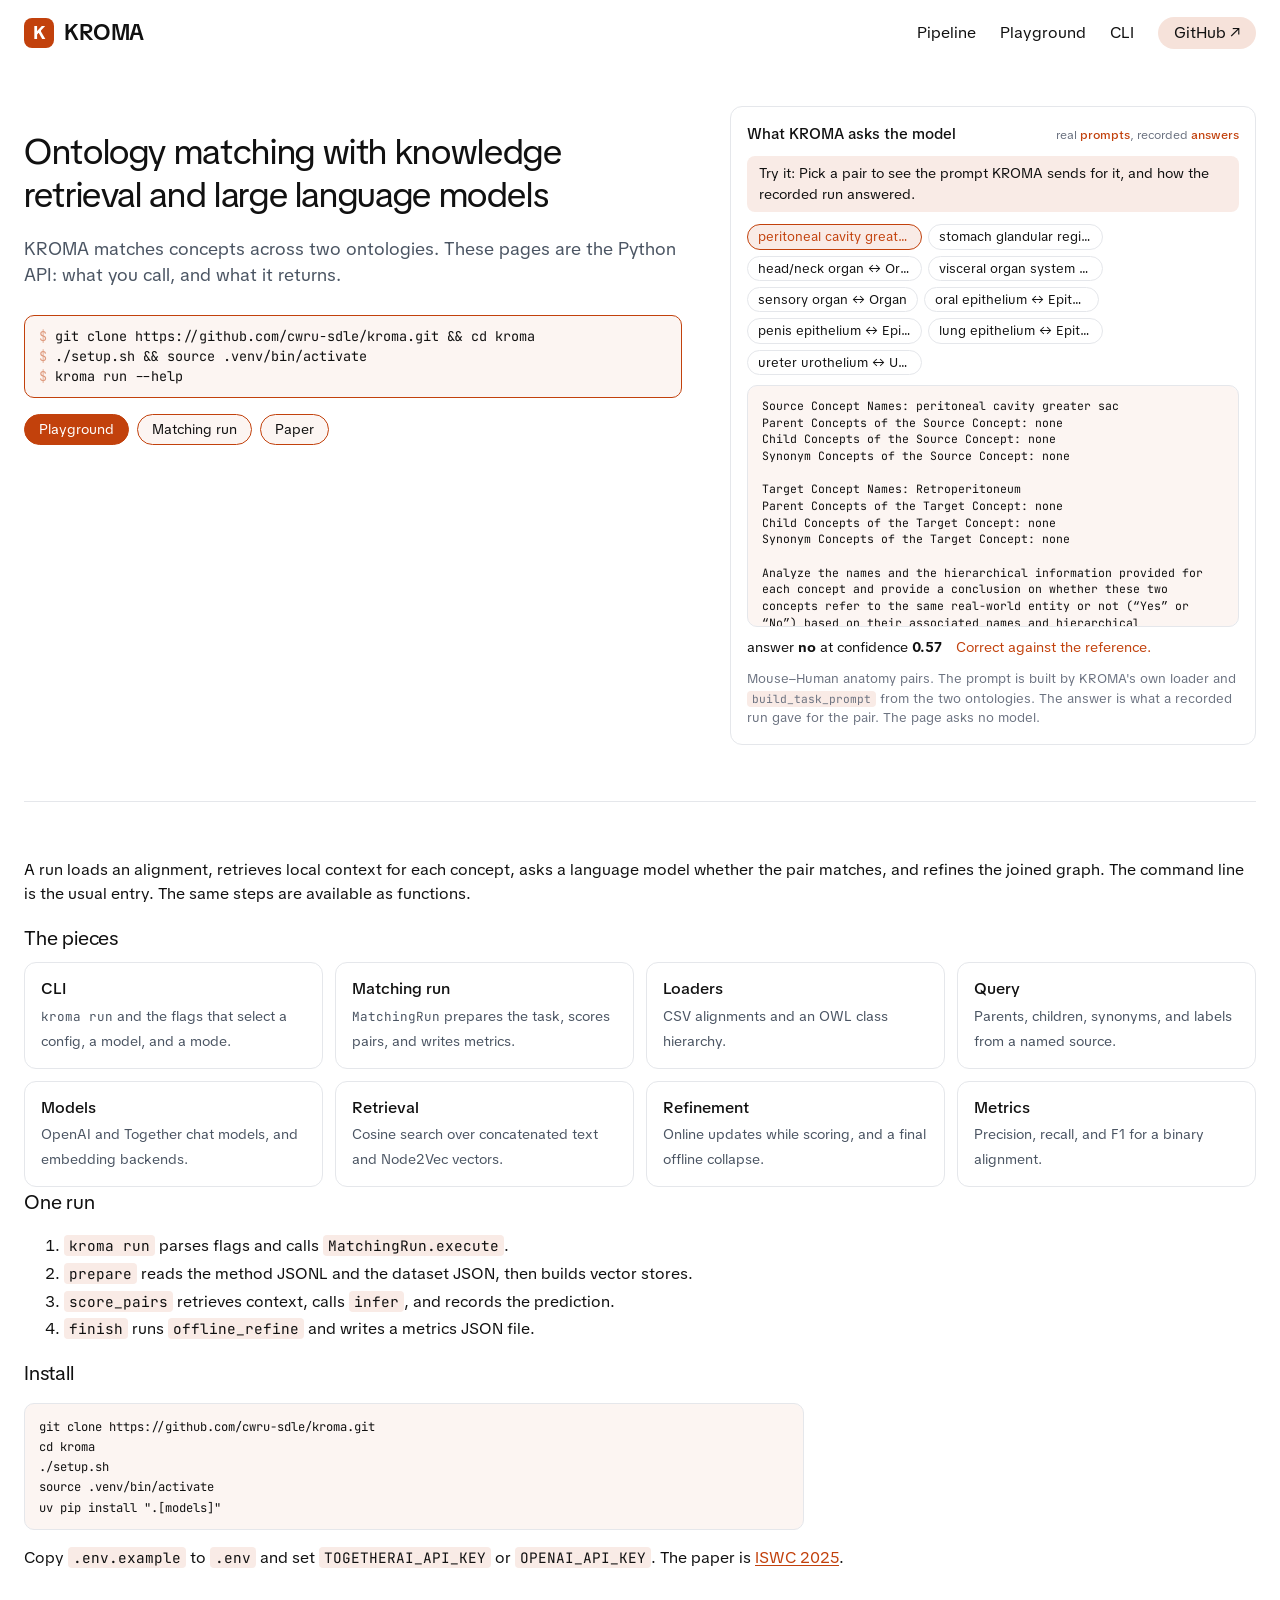
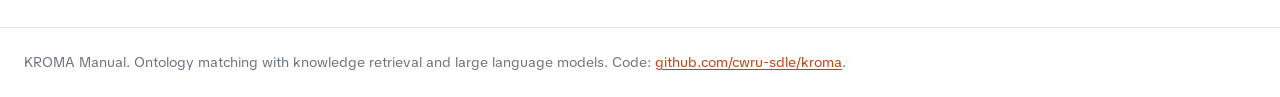
<file: index.html>
<!DOCTYPE html>
<html lang="en">
<head>
<meta charset="utf-8">
<meta name="viewport" content="width=device-width, initial-scale=1">
<link rel="preconnect" href="https://fonts.googleapis.com">
<link rel="preconnect" href="https://fonts.gstatic.com" crossorigin>
<link href="https://fonts.googleapis.com/css2?family=TikTok+Sans:wght@400;500;600;700&family=JetBrains+Mono:wght@400;500&display=swap" rel="stylesheet">
<link rel="icon" href="favicon.svg" type="image/svg+xml">
<link rel="stylesheet" href="style.css">
<title>KROMA — ontology matching with knowledge retrieval and LLMs</title>
<meta name="description" content="The KROMA Python API: the command line, the matching run, retrieval, models, and refinement.">
</head>
<body>
<a class="skip" href="#content">Skip to content</a>
<input id="nav-toggle" class="nav-toggle" type="checkbox">
<header class="site">
  <a class="logo" href="index.html"><span class="logo-mark">K</span><span>KROMA</span></a>
  <nav class="site" aria-label="Site">
    <a href="pipeline.html">Pipeline</a>
    <a href="playground.html">Playground</a>
    <a href="cli.html">CLI</a>
    <label class="nav-button" for="nav-toggle">Menu</label>
    <a href="https://github.com/cwru-sdle/kroma" class="pill">GitHub ↗</a>
  </nav>
</header>
<main class="wrap" id="content" style="max-width:1280px">
<section class="hero">
  <div>
    <h1>Ontology matching with knowledge retrieval and large language models</h1>
    <p class="lede">KROMA matches concepts across two ontologies. These pages are the Python API: what you call, and what it returns.</p>
    <pre class="install"><span class="prompt">$ </span>git clone https://github.com/cwru-sdle/kroma.git &amp;&amp; cd kroma
<span class="prompt">$ </span>./setup.sh &amp;&amp; source .venv/bin/activate
<span class="prompt">$ </span>kroma run --help</pre>
    <div class="actions">
      <a class="btn solid" href="playground.html">Playground</a>
      <a class="btn" href="pipeline.html">Matching run</a>
      <a class="btn" href="https://arxiv.org/abs/2507.14032">Paper</a>
    </div>
  </div>
  <div class="demo-card" id="demo">
    <div class="head"><h3>What KROMA asks the model</h3><span class="tag">real <b>prompts</b>, recorded <b>answers</b></span></div>
    <p class="try">Try it: Pick a pair to see the prompt KROMA sends for it, and how the recorded run answered.</p>
    <div class="tabs" id="tabs" role="tablist"></div>
    <pre class="prompt-box" id="prompt"></pre>
    <div class="verdict-row" id="verdict"></div>
    <p class="note">Mouse–Human anatomy pairs. The prompt is built by KROMA's own loader and <code>build_task_prompt</code> from the two ontologies. The answer is what a recorded run gave for the pair. The page asks no model.</p>
  </div>
</section>
<section class="block"><div class="prose-home">

<p>A run loads an alignment, retrieves local context for each concept, asks a language model whether the pair matches, and refines the joined graph. The command line is the usual entry. The same steps are available as functions.</p>
<h2 id="the-pieces">The pieces</h2>
<div class="cards">
<a class="card" href="cli.html"><strong>CLI</strong><span><code>kroma run</code> and the flags that select a config, a model, and a mode.</span></a>
<a class="card" href="pipeline.html"><strong>Matching run</strong><span><code>MatchingRun</code> prepares the task, scores pairs, and writes metrics.</span></a>
<a class="card" href="loaders.html"><strong>Loaders</strong><span>CSV alignments and an OWL class hierarchy.</span></a>
<a class="card" href="query.html"><strong>Query</strong><span>Parents, children, synonyms, and labels from a named source.</span></a>
<a class="card" href="models.html"><strong>Models</strong><span>OpenAI and Together chat models, and embedding backends.</span></a>
<a class="card" href="retrieval.html"><strong>Retrieval</strong><span>Cosine search over concatenated text and Node2Vec vectors.</span></a>
<a class="card" href="refinement.html"><strong>Refinement</strong><span>Online updates while scoring, and a final offline collapse.</span></a>
<a class="card" href="metrics.html"><strong>Metrics</strong><span>Precision, recall, and F1 for a binary alignment.</span></a>
</div>
<h2 id="one-run">One run</h2>
<ol>
<li><code>kroma run</code> parses flags and calls <code>MatchingRun.execute</code>.</li>
<li><code>prepare</code> reads the method JSONL and the dataset JSON, then builds vector stores.</li>
<li><code>score_pairs</code> retrieves context, calls <code>infer</code>, and records the prediction.</li>
<li><code>finish</code> runs <code>offline_refine</code> and writes a metrics JSON file.</li>
</ol>
<h2 id="install">Install</h2>
<pre><code>git clone https://github.com/cwru-sdle/kroma.git
cd kroma
./setup.sh
source .venv/bin/activate
uv pip install ".[models]"</code></pre>
<p>Copy <code>.env.example</code> to <code>.env</code> and set <code>TOGETHERAI_API_KEY</code> or <code>OPENAI_API_KEY</code>. The paper is <a href="https://arxiv.org/abs/2507.14032">ISWC 2025</a>.</p>
</div></section>
<script src="demo.js"></script>
</main>
<footer class="site">KROMA Manual. Ontology matching with knowledge retrieval and large language models. Code: <a href="https://github.com/cwru-sdle/kroma">github.com/cwru-sdle/kroma</a>.</footer>
</body>
</html>
</file>
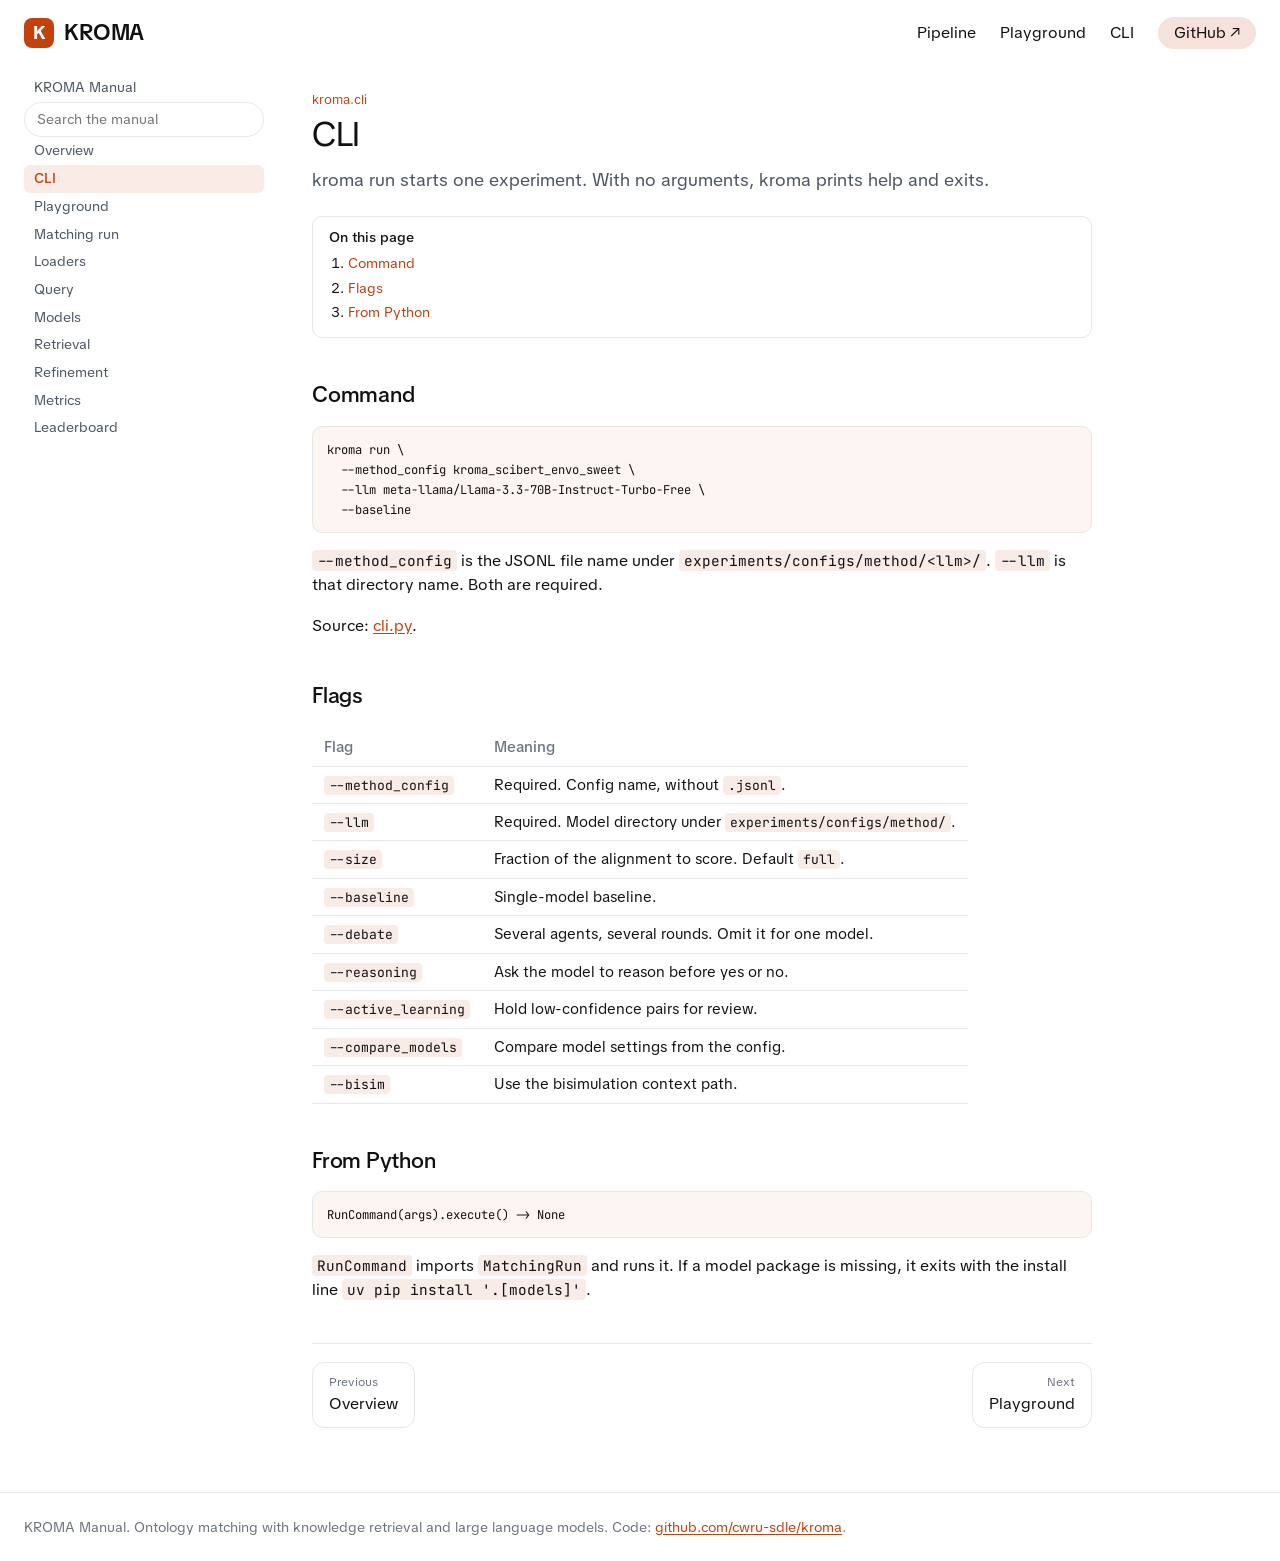
<file: cli.html>
<!DOCTYPE html>
<html lang="en">
<head>
<meta charset="utf-8">
<meta name="viewport" content="width=device-width, initial-scale=1">
<title>CLI — KROMA Manual</title>
<meta name="description" content="The kroma command and the flags for one matching experiment.">
<link rel="preconnect" href="https://fonts.googleapis.com">
<link rel="preconnect" href="https://fonts.gstatic.com" crossorigin>
<link href="https://fonts.googleapis.com/css2?family=TikTok+Sans:wght@400;500;600;700&family=JetBrains+Mono:wght@400;500&display=swap" rel="stylesheet">
<link rel="icon" href="favicon.svg" type="image/svg+xml">
<link rel="stylesheet" href="style.css">
</head>
<body>
<a class="skip" href="#content">Skip to content</a>
<header class="site">
  <a class="logo" href="index.html"><span class="logo-mark">K</span><span>KROMA</span></a>
  <nav class="site" aria-label="Site">
    <a href="pipeline.html">Pipeline</a>
    <a href="playground.html">Playground</a>
    <a href="cli.html">CLI</a>
    <label class="nav-button" for="nav-toggle">Menu</label>
    <a href="https://github.com/cwru-sdle/kroma" class="pill">GitHub ↗</a>
  </nav>
</header>
<input id="nav-toggle" class="nav-toggle" type="checkbox">
<div class="layout">
<nav class="nav" aria-label="Manual pages">
<a class="brand-desk" href="index.html">KROMA Manual</a><input class="search" id="q" type="search" placeholder="Search the manual" autocomplete="off"><ul id="results" hidden></ul><a href="index.html">Overview</a><a href="cli.html" aria-current="page">CLI</a><a href="playground.html">Playground</a><a href="pipeline.html">Matching run</a><a href="loaders.html">Loaders</a><a href="query.html">Query</a><a href="models.html">Models</a><a href="retrieval.html">Retrieval</a><a href="refinement.html">Refinement</a><a href="metrics.html">Metrics</a><a href="leaderboard.html">Leaderboard</a>
</nav>
<main id="content">
<p class="kicker">kroma.cli</p>
<h1>CLI</h1>
<p class="lede">kroma run starts one experiment. With no arguments, kroma prints help and exits.</p>

<nav class="toc" aria-label="On this page"><strong>On this page</strong><ol><li><a href="#command">Command</a></li><li><a href="#flags">Flags</a></li><li><a href="#from-python">From Python</a></li></ol></nav>
<h2 id="command">Command</h2>
<pre><code>kroma run \
  --method_config kroma_scibert_envo_sweet \
  --llm meta-llama/Llama-3.3-70B-Instruct-Turbo-Free \
  --baseline</code></pre>
<p><code>--method_config</code> is the JSONL file name under <code>experiments/configs/method/&lt;llm&gt;/</code>. <code>--llm</code> is that directory name. Both are required.</p>
<p>Source: <a href="https://github.com/cwru-sdle/kroma/blob/main/src/kroma/cli.py">cli.py</a>.</p>
<h2 id="flags">Flags</h2>
<table><thead><tr><th scope="col">Flag</th><th scope="col">Meaning</th></tr></thead><tbody>
<tr><td><code>--method_config</code></td><td>Required. Config name, without <code>.jsonl</code>.</td></tr>
<tr><td><code>--llm</code></td><td>Required. Model directory under <code>experiments/configs/method/</code>.</td></tr>
<tr><td><code>--size</code></td><td>Fraction of the alignment to score. Default <code>full</code>.</td></tr>
<tr><td><code>--baseline</code></td><td>Single-model baseline.</td></tr>
<tr><td><code>--debate</code></td><td>Several agents, several rounds. Omit it for one model.</td></tr>
<tr><td><code>--reasoning</code></td><td>Ask the model to reason before yes or no.</td></tr>
<tr><td><code>--active_learning</code></td><td>Hold low-confidence pairs for review.</td></tr>
<tr><td><code>--compare_models</code></td><td>Compare model settings from the config.</td></tr>
<tr><td><code>--bisim</code></td><td>Use the bisimulation context path.</td></tr>
</tbody></table>
<h2 id="from-python">From Python</h2>
<pre><code>RunCommand(args).execute() -&gt; None</code></pre>
<p><code>RunCommand</code> imports <code>MatchingRun</code> and runs it. If a model package is missing, it exits with the install line <code>uv pip install '.[models]'</code>.</p>

<nav class="pager" aria-label="Pages"><a class="prev" href="index.html"><span>Previous</span>Overview</a><a class="next" href="playground.html"><span>Next</span>Playground</a></nav>
</main>
</div>
<footer class="site">KROMA Manual. Ontology matching with knowledge retrieval and large language models. Code: <a href="https://github.com/cwru-sdle/kroma">github.com/cwru-sdle/kroma</a>.</footer>
<script src="search.js"></script>
</body>
</html>
</file>
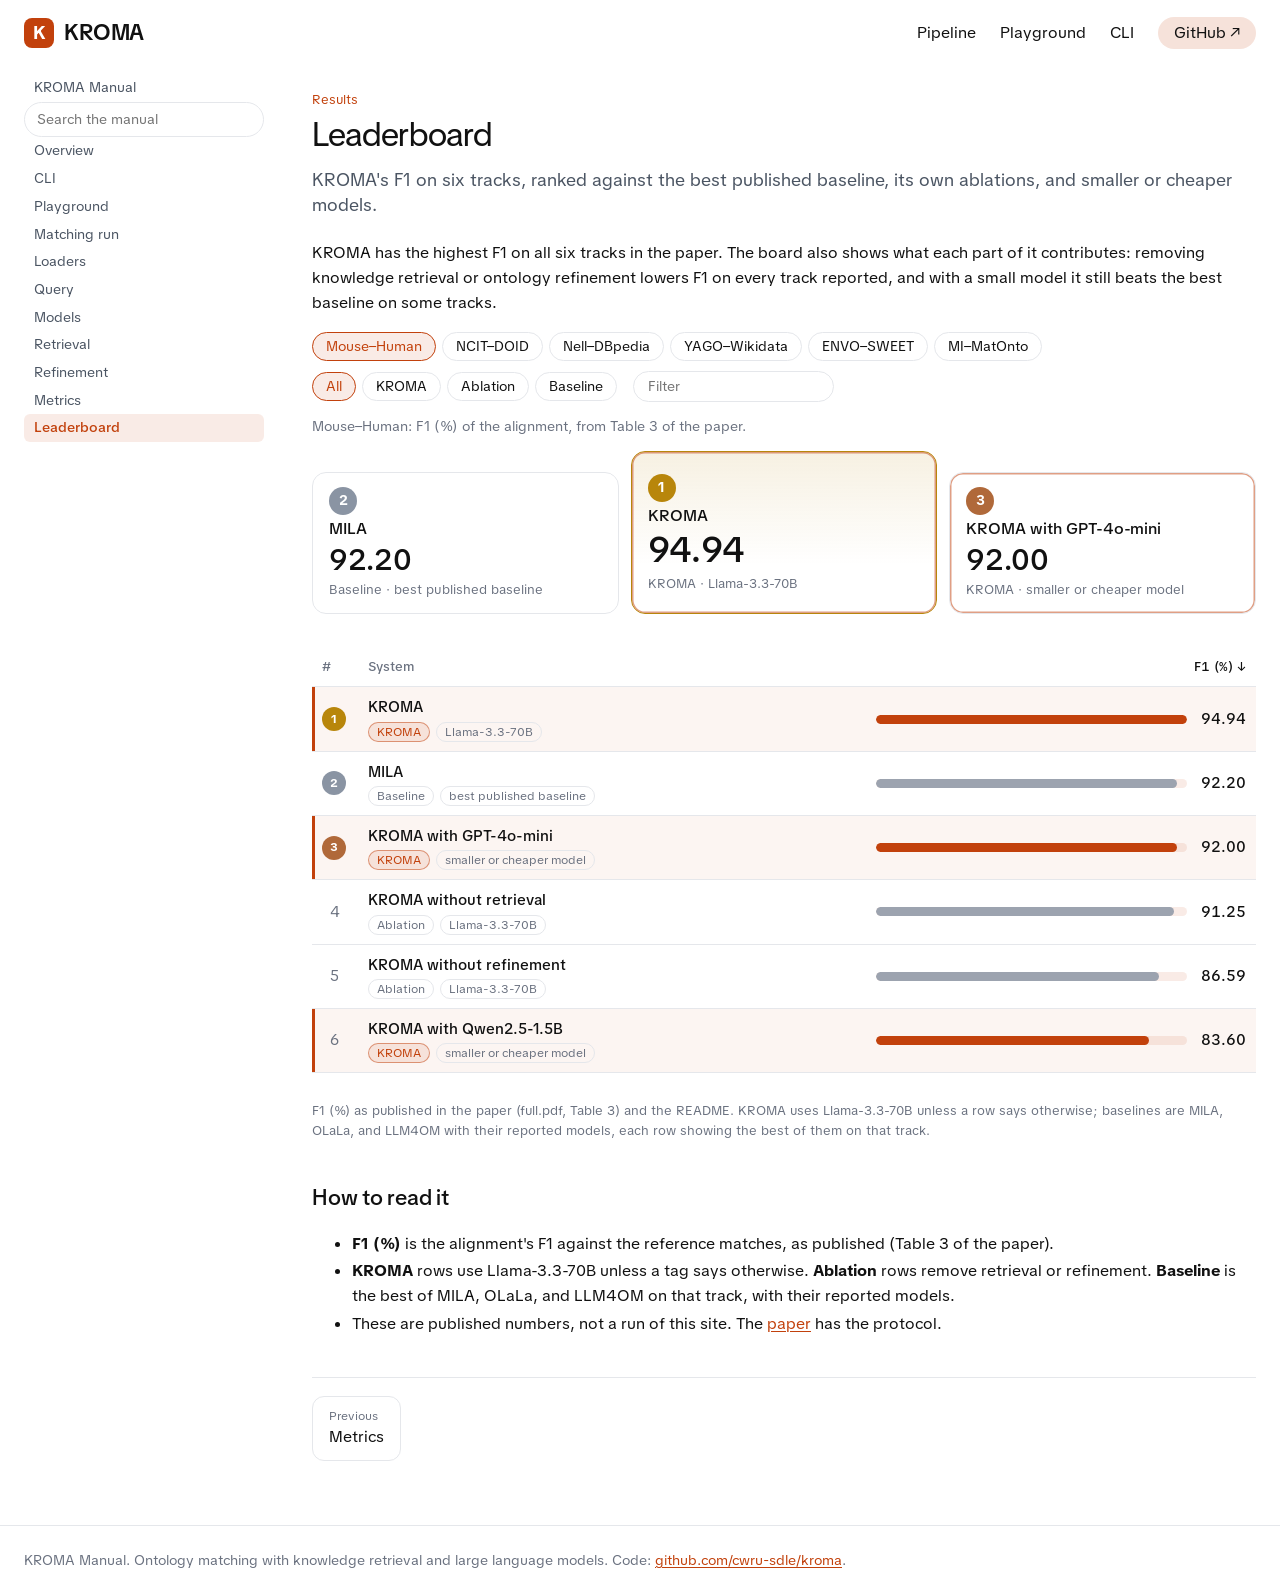
<file: leaderboard.html>
<!DOCTYPE html>
<html lang="en">
<head>
<meta charset="utf-8">
<meta name="viewport" content="width=device-width, initial-scale=1">
<title>Leaderboard — KROMA Manual</title>
<meta name="description" content="KROMA against the best published baseline on six ontology matching tracks, with its ablations and other language models.">
<link rel="preconnect" href="https://fonts.googleapis.com">
<link rel="preconnect" href="https://fonts.gstatic.com" crossorigin>
<link href="https://fonts.googleapis.com/css2?family=TikTok+Sans:wght@400;500;600;700&family=JetBrains+Mono:wght@400;500&display=swap" rel="stylesheet">
<link rel="icon" href="favicon.svg" type="image/svg+xml">
<link rel="stylesheet" href="style.css">
</head>
<body>
<a class="skip" href="#content">Skip to content</a>
<header class="site">
  <a class="logo" href="index.html"><span class="logo-mark">K</span><span>KROMA</span></a>
  <nav class="site" aria-label="Site">
    <a href="pipeline.html">Pipeline</a>
    <a href="playground.html">Playground</a>
    <a href="cli.html">CLI</a>
    <label class="nav-button" for="nav-toggle">Menu</label>
    <a href="https://github.com/cwru-sdle/kroma" class="pill">GitHub ↗</a>
  </nav>
</header>
<input id="nav-toggle" class="nav-toggle" type="checkbox">
<div class="layout">
<nav class="nav" aria-label="Manual pages">
<a class="brand-desk" href="index.html">KROMA Manual</a><input class="search" id="q" type="search" placeholder="Search the manual" autocomplete="off"><ul id="results" hidden></ul><a href="index.html">Overview</a><a href="cli.html">CLI</a><a href="playground.html">Playground</a><a href="pipeline.html">Matching run</a><a href="loaders.html">Loaders</a><a href="query.html">Query</a><a href="models.html">Models</a><a href="retrieval.html">Retrieval</a><a href="refinement.html">Refinement</a><a href="metrics.html">Metrics</a><a href="leaderboard.html" aria-current="page">Leaderboard</a>
</nav>
<main id="content">
<p class="kicker">Results</p>
<h1>Leaderboard</h1>
<p class="lede">KROMA's F1 on six tracks, ranked against the best published baseline, its own ablations, and smaller or cheaper models.</p>

<p>KROMA has the highest F1 on all six tracks in the paper. The board also shows what each part of it contributes: removing knowledge retrieval or ontology refinement lowers F1 on every track reported, and with a small model it still beats the best baseline on some tracks.</p>
<div data-arena data-src="leaderboard-data.json"></div>
<script src="arena.js"></script>
<h2 id="how-to-read-it">How to read it</h2>
<ul>
<li><strong>F1 (%)</strong> is the alignment's F1 against the reference matches, as published (Table 3 of the paper).</li>
<li><strong>KROMA</strong> rows use Llama-3.3-70B unless a tag says otherwise. <strong>Ablation</strong> rows remove retrieval or refinement. <strong>Baseline</strong> is the best of MILA, OLaLa, and LLM4OM on that track, with their reported models.</li>
<li>These are published numbers, not a run of this site. The <a href="https://lamng3.com/publications/kroma/">paper</a> has the protocol.</li>
</ul>

<nav class="pager" aria-label="Pages"><a class="prev" href="metrics.html"><span>Previous</span>Metrics</a><span></span></nav>
</main>
</div>
<footer class="site">KROMA Manual. Ontology matching with knowledge retrieval and large language models. Code: <a href="https://github.com/cwru-sdle/kroma">github.com/cwru-sdle/kroma</a>.</footer>
<script src="search.js"></script>
</body>
</html>
</file>
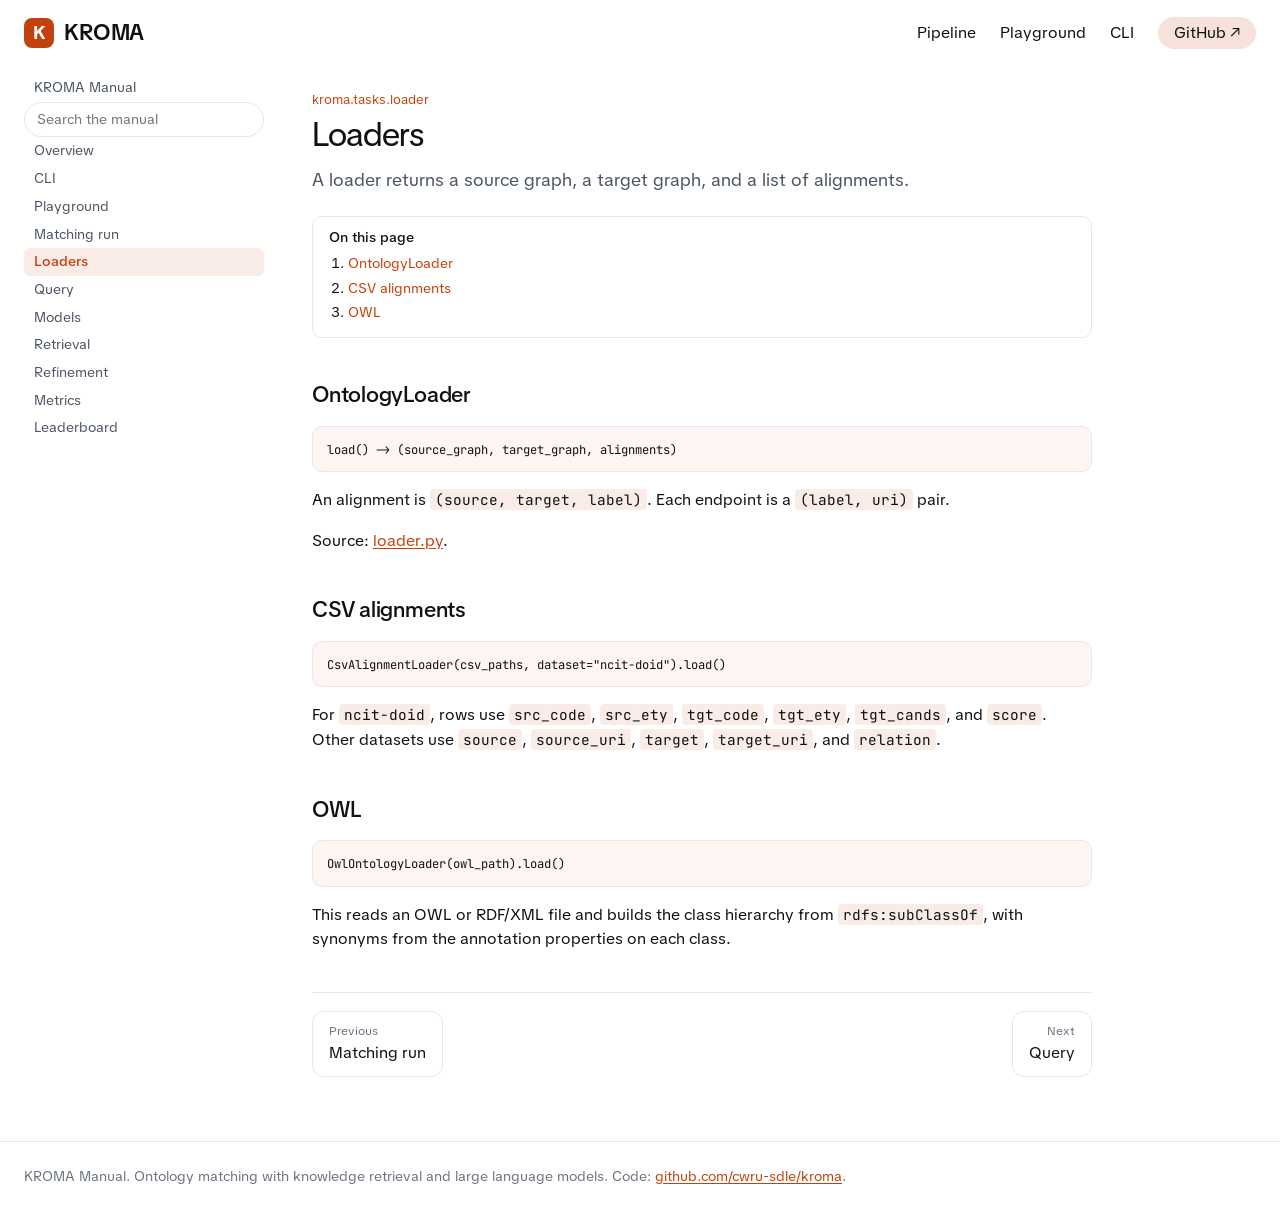
<file: loaders.html>
<!DOCTYPE html>
<html lang="en">
<head>
<meta charset="utf-8">
<meta name="viewport" content="width=device-width, initial-scale=1">
<title>Loaders — KROMA Manual</title>
<meta name="description" content="CsvAlignmentLoader and OwlOntologyLoader, the two OntologyLoader implementations.">
<link rel="preconnect" href="https://fonts.googleapis.com">
<link rel="preconnect" href="https://fonts.gstatic.com" crossorigin>
<link href="https://fonts.googleapis.com/css2?family=TikTok+Sans:wght@400;500;600;700&family=JetBrains+Mono:wght@400;500&display=swap" rel="stylesheet">
<link rel="icon" href="favicon.svg" type="image/svg+xml">
<link rel="stylesheet" href="style.css">
</head>
<body>
<a class="skip" href="#content">Skip to content</a>
<header class="site">
  <a class="logo" href="index.html"><span class="logo-mark">K</span><span>KROMA</span></a>
  <nav class="site" aria-label="Site">
    <a href="pipeline.html">Pipeline</a>
    <a href="playground.html">Playground</a>
    <a href="cli.html">CLI</a>
    <label class="nav-button" for="nav-toggle">Menu</label>
    <a href="https://github.com/cwru-sdle/kroma" class="pill">GitHub ↗</a>
  </nav>
</header>
<input id="nav-toggle" class="nav-toggle" type="checkbox">
<div class="layout">
<nav class="nav" aria-label="Manual pages">
<a class="brand-desk" href="index.html">KROMA Manual</a><input class="search" id="q" type="search" placeholder="Search the manual" autocomplete="off"><ul id="results" hidden></ul><a href="index.html">Overview</a><a href="cli.html">CLI</a><a href="playground.html">Playground</a><a href="pipeline.html">Matching run</a><a href="loaders.html" aria-current="page">Loaders</a><a href="query.html">Query</a><a href="models.html">Models</a><a href="retrieval.html">Retrieval</a><a href="refinement.html">Refinement</a><a href="metrics.html">Metrics</a><a href="leaderboard.html">Leaderboard</a>
</nav>
<main id="content">
<p class="kicker">kroma.tasks.loader</p>
<h1>Loaders</h1>
<p class="lede">A loader returns a source graph, a target graph, and a list of alignments.</p>

<nav class="toc" aria-label="On this page"><strong>On this page</strong><ol><li><a href="#base">OntologyLoader</a></li><li><a href="#csv">CSV alignments</a></li><li><a href="#owl">OWL</a></li></ol></nav>
<h2 id="base">OntologyLoader</h2>
<pre><code>load() -&gt; (source_graph, target_graph, alignments)</code></pre>
<p>An alignment is <code>(source, target, label)</code>. Each endpoint is a <code>(label, uri)</code> pair.</p>
<p>Source: <a href="https://github.com/cwru-sdle/kroma/blob/main/src/kroma/tasks/loader.py">loader.py</a>.</p>
<h2 id="csv">CSV alignments</h2>
<pre><code>CsvAlignmentLoader(csv_paths, dataset="ncit-doid").load()</code></pre>
<p>For <code>ncit-doid</code>, rows use <code>src_code</code>, <code>src_ety</code>, <code>tgt_code</code>, <code>tgt_ety</code>, <code>tgt_cands</code>, and <code>score</code>. Other datasets use <code>source</code>, <code>source_uri</code>, <code>target</code>, <code>target_uri</code>, and <code>relation</code>.</p>
<h2 id="owl">OWL</h2>
<pre><code>OwlOntologyLoader(owl_path).load()</code></pre>
<p>This reads an OWL or RDF/XML file and builds the class hierarchy from <code>rdfs:subClassOf</code>, with synonyms from the annotation properties on each class.</p>

<nav class="pager" aria-label="Pages"><a class="prev" href="pipeline.html"><span>Previous</span>Matching run</a><a class="next" href="query.html"><span>Next</span>Query</a></nav>
</main>
</div>
<footer class="site">KROMA Manual. Ontology matching with knowledge retrieval and large language models. Code: <a href="https://github.com/cwru-sdle/kroma">github.com/cwru-sdle/kroma</a>.</footer>
<script src="search.js"></script>
</body>
</html>
</file>
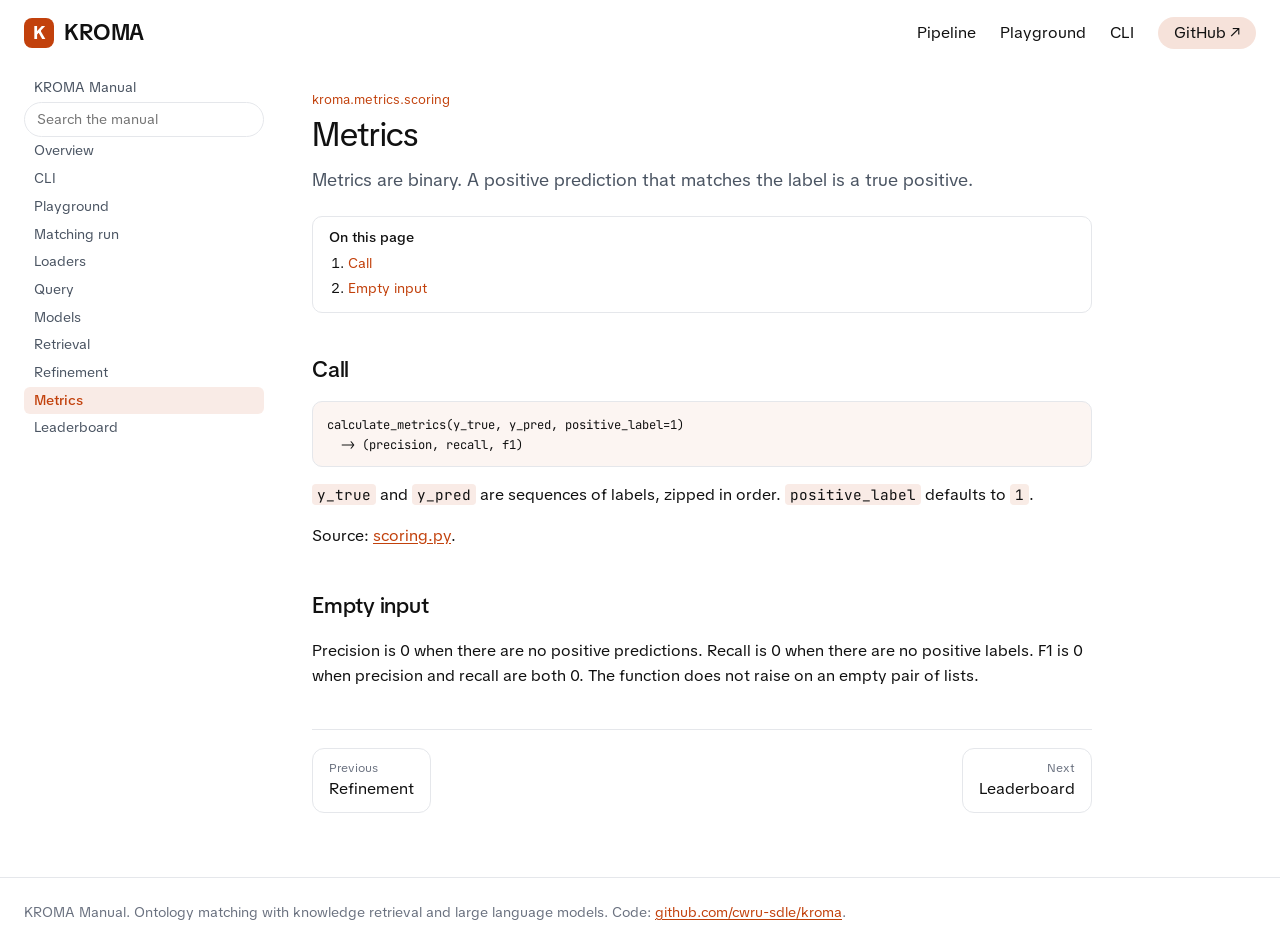
<file: metrics.html>
<!DOCTYPE html>
<html lang="en">
<head>
<meta charset="utf-8">
<meta name="viewport" content="width=device-width, initial-scale=1">
<title>Metrics — KROMA Manual</title>
<meta name="description" content="calculate_metrics returns precision, recall, and F1.">
<link rel="preconnect" href="https://fonts.googleapis.com">
<link rel="preconnect" href="https://fonts.gstatic.com" crossorigin>
<link href="https://fonts.googleapis.com/css2?family=TikTok+Sans:wght@400;500;600;700&family=JetBrains+Mono:wght@400;500&display=swap" rel="stylesheet">
<link rel="icon" href="favicon.svg" type="image/svg+xml">
<link rel="stylesheet" href="style.css">
</head>
<body>
<a class="skip" href="#content">Skip to content</a>
<header class="site">
  <a class="logo" href="index.html"><span class="logo-mark">K</span><span>KROMA</span></a>
  <nav class="site" aria-label="Site">
    <a href="pipeline.html">Pipeline</a>
    <a href="playground.html">Playground</a>
    <a href="cli.html">CLI</a>
    <label class="nav-button" for="nav-toggle">Menu</label>
    <a href="https://github.com/cwru-sdle/kroma" class="pill">GitHub ↗</a>
  </nav>
</header>
<input id="nav-toggle" class="nav-toggle" type="checkbox">
<div class="layout">
<nav class="nav" aria-label="Manual pages">
<a class="brand-desk" href="index.html">KROMA Manual</a><input class="search" id="q" type="search" placeholder="Search the manual" autocomplete="off"><ul id="results" hidden></ul><a href="index.html">Overview</a><a href="cli.html">CLI</a><a href="playground.html">Playground</a><a href="pipeline.html">Matching run</a><a href="loaders.html">Loaders</a><a href="query.html">Query</a><a href="models.html">Models</a><a href="retrieval.html">Retrieval</a><a href="refinement.html">Refinement</a><a href="metrics.html" aria-current="page">Metrics</a><a href="leaderboard.html">Leaderboard</a>
</nav>
<main id="content">
<p class="kicker">kroma.metrics.scoring</p>
<h1>Metrics</h1>
<p class="lede">Metrics are binary. A positive prediction that matches the label is a true positive.</p>

<nav class="toc" aria-label="On this page"><strong>On this page</strong><ol><li><a href="#call">Call</a></li><li><a href="#empty">Empty input</a></li></ol></nav>
<h2 id="call">Call</h2>
<pre><code>calculate_metrics(y_true, y_pred, positive_label=1)
  -&gt; (precision, recall, f1)</code></pre>
<p><code>y_true</code> and <code>y_pred</code> are sequences of labels, zipped in order. <code>positive_label</code> defaults to <code>1</code>.</p>
<p>Source: <a href="https://github.com/cwru-sdle/kroma/blob/main/src/kroma/metrics/scoring.py">scoring.py</a>.</p>
<h2 id="empty">Empty input</h2>
<p>Precision is 0 when there are no positive predictions. Recall is 0 when there are no positive labels. F1 is 0 when precision and recall are both 0. The function does not raise on an empty pair of lists.</p>

<nav class="pager" aria-label="Pages"><a class="prev" href="refinement.html"><span>Previous</span>Refinement</a><a class="next" href="leaderboard.html"><span>Next</span>Leaderboard</a></nav>
</main>
</div>
<footer class="site">KROMA Manual. Ontology matching with knowledge retrieval and large language models. Code: <a href="https://github.com/cwru-sdle/kroma">github.com/cwru-sdle/kroma</a>.</footer>
<script src="search.js"></script>
</body>
</html>
</file>
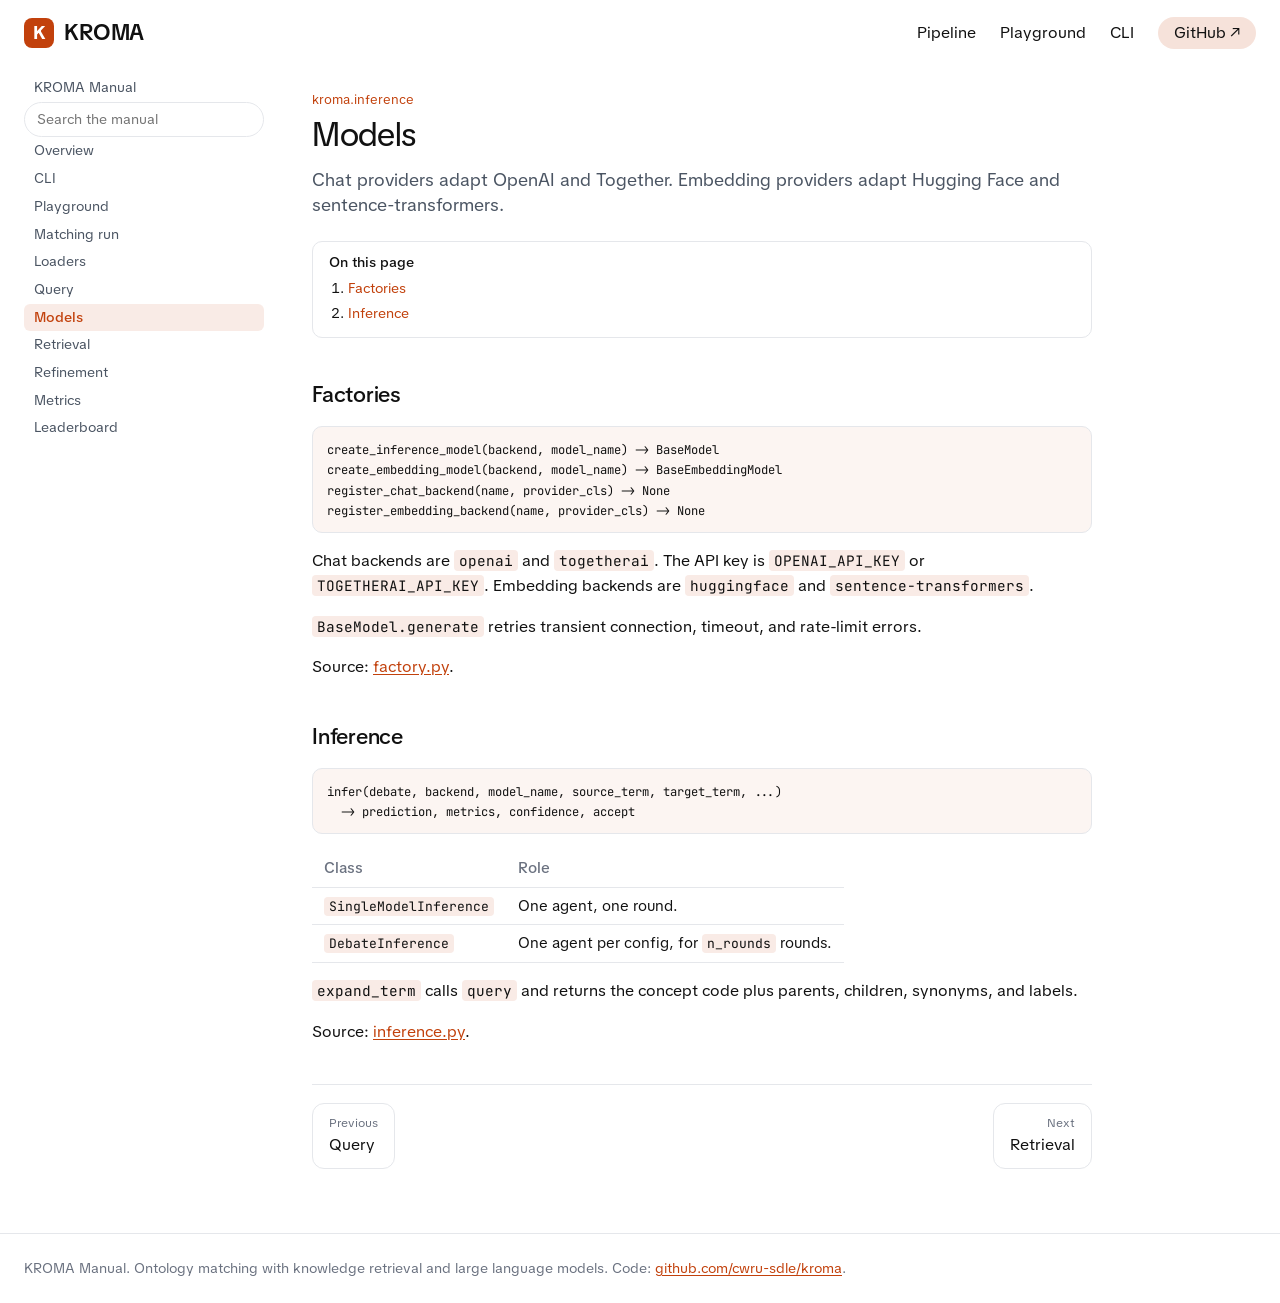
<file: models.html>
<!DOCTYPE html>
<html lang="en">
<head>
<meta charset="utf-8">
<meta name="viewport" content="width=device-width, initial-scale=1">
<title>Models — KROMA Manual</title>
<meta name="description" content="Chat and embedding factories, and the single-model and debate inference strategies.">
<link rel="preconnect" href="https://fonts.googleapis.com">
<link rel="preconnect" href="https://fonts.gstatic.com" crossorigin>
<link href="https://fonts.googleapis.com/css2?family=TikTok+Sans:wght@400;500;600;700&family=JetBrains+Mono:wght@400;500&display=swap" rel="stylesheet">
<link rel="icon" href="favicon.svg" type="image/svg+xml">
<link rel="stylesheet" href="style.css">
</head>
<body>
<a class="skip" href="#content">Skip to content</a>
<header class="site">
  <a class="logo" href="index.html"><span class="logo-mark">K</span><span>KROMA</span></a>
  <nav class="site" aria-label="Site">
    <a href="pipeline.html">Pipeline</a>
    <a href="playground.html">Playground</a>
    <a href="cli.html">CLI</a>
    <label class="nav-button" for="nav-toggle">Menu</label>
    <a href="https://github.com/cwru-sdle/kroma" class="pill">GitHub ↗</a>
  </nav>
</header>
<input id="nav-toggle" class="nav-toggle" type="checkbox">
<div class="layout">
<nav class="nav" aria-label="Manual pages">
<a class="brand-desk" href="index.html">KROMA Manual</a><input class="search" id="q" type="search" placeholder="Search the manual" autocomplete="off"><ul id="results" hidden></ul><a href="index.html">Overview</a><a href="cli.html">CLI</a><a href="playground.html">Playground</a><a href="pipeline.html">Matching run</a><a href="loaders.html">Loaders</a><a href="query.html">Query</a><a href="models.html" aria-current="page">Models</a><a href="retrieval.html">Retrieval</a><a href="refinement.html">Refinement</a><a href="metrics.html">Metrics</a><a href="leaderboard.html">Leaderboard</a>
</nav>
<main id="content">
<p class="kicker">kroma.inference</p>
<h1>Models</h1>
<p class="lede">Chat providers adapt OpenAI and Together. Embedding providers adapt Hugging Face and sentence-transformers.</p>

<nav class="toc" aria-label="On this page"><strong>On this page</strong><ol><li><a href="#factories">Factories</a></li><li><a href="#inference">Inference</a></li></ol></nav>
<h2 id="factories">Factories</h2>
<pre><code>create_inference_model(backend, model_name) -&gt; BaseModel
create_embedding_model(backend, model_name) -&gt; BaseEmbeddingModel
register_chat_backend(name, provider_cls) -&gt; None
register_embedding_backend(name, provider_cls) -&gt; None</code></pre>
<p>Chat backends are <code>openai</code> and <code>togetherai</code>. The API key is <code>OPENAI_API_KEY</code> or <code>TOGETHERAI_API_KEY</code>. Embedding backends are <code>huggingface</code> and <code>sentence-transformers</code>.</p>
<p><code>BaseModel.generate</code> retries transient connection, timeout, and rate-limit errors.</p>
<p>Source: <a href="https://github.com/cwru-sdle/kroma/blob/main/src/kroma/inference/factory.py">factory.py</a>.</p>
<h2 id="inference">Inference</h2>
<pre><code>infer(debate, backend, model_name, source_term, target_term, ...)
  -&gt; prediction, metrics, confidence, accept</code></pre>
<table><thead><tr><th scope="col">Class</th><th scope="col">Role</th></tr></thead><tbody>
<tr><td><code>SingleModelInference</code></td><td>One agent, one round.</td></tr>
<tr><td><code>DebateInference</code></td><td>One agent per config, for <code>n_rounds</code> rounds.</td></tr>
</tbody></table>
<p><code>expand_term</code> calls <code>query</code> and returns the concept code plus parents, children, synonyms, and labels.</p>
<p>Source: <a href="https://github.com/cwru-sdle/kroma/blob/main/src/kroma/agents/inference.py">inference.py</a>.</p>

<nav class="pager" aria-label="Pages"><a class="prev" href="query.html"><span>Previous</span>Query</a><a class="next" href="retrieval.html"><span>Next</span>Retrieval</a></nav>
</main>
</div>
<footer class="site">KROMA Manual. Ontology matching with knowledge retrieval and large language models. Code: <a href="https://github.com/cwru-sdle/kroma">github.com/cwru-sdle/kroma</a>.</footer>
<script src="search.js"></script>
</body>
</html>
</file>
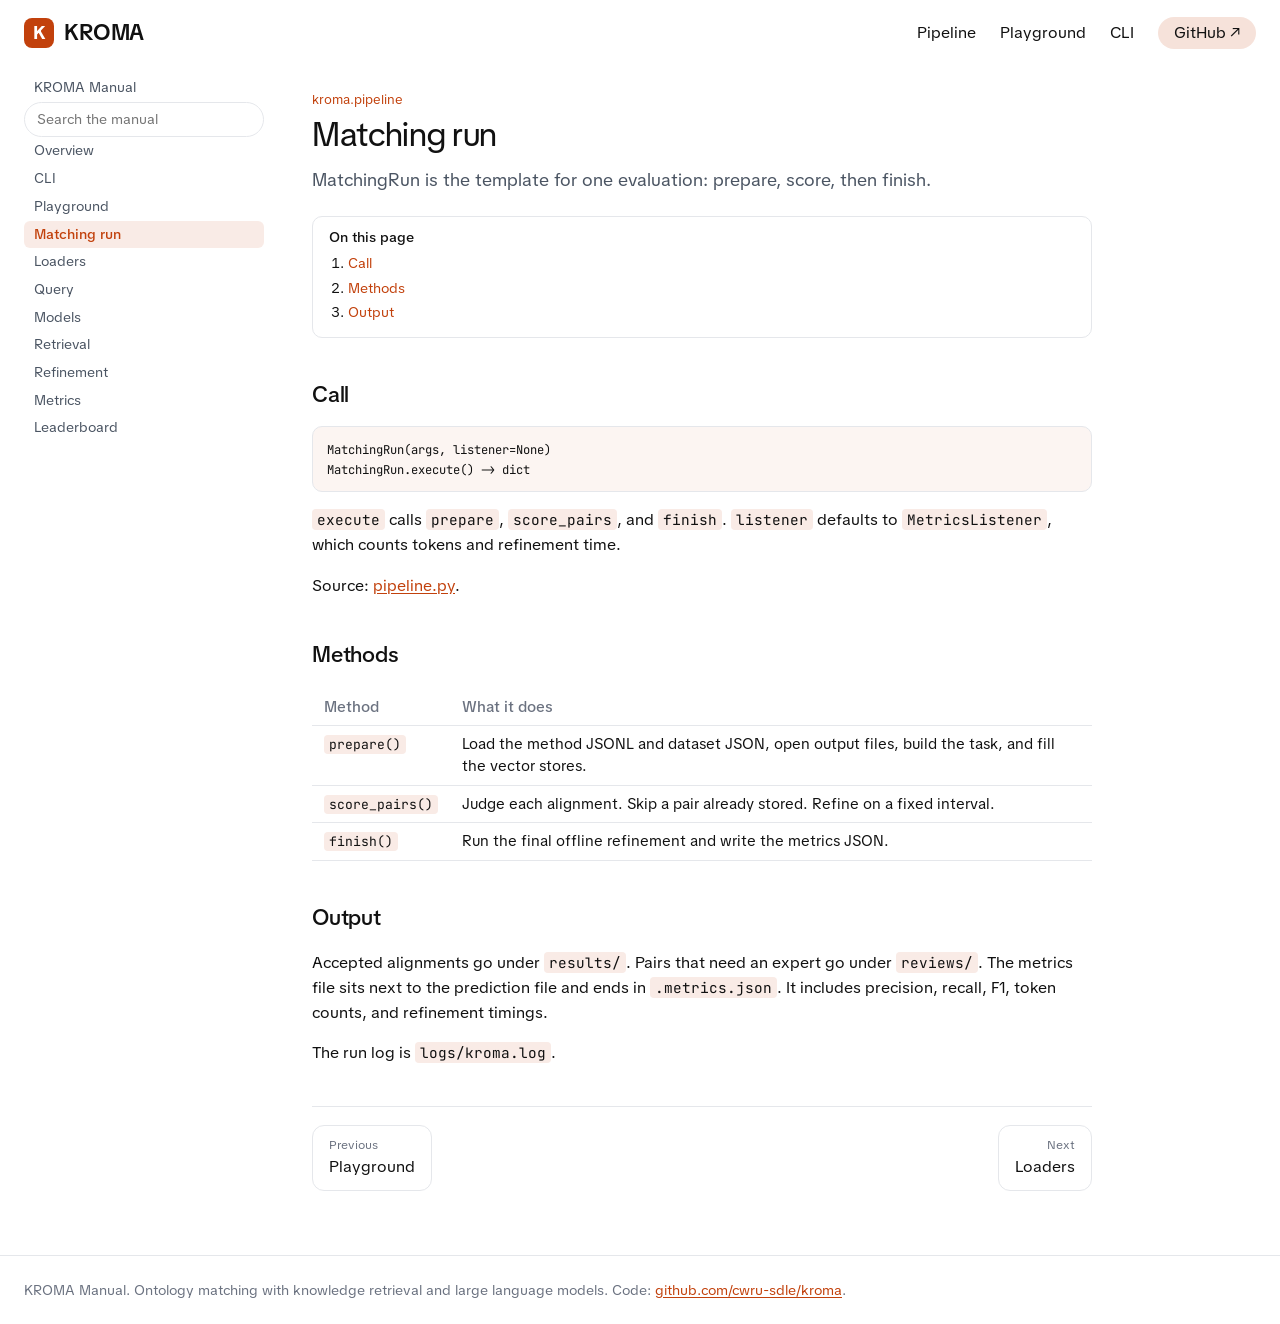
<file: pipeline.html>
<!DOCTYPE html>
<html lang="en">
<head>
<meta charset="utf-8">
<meta name="viewport" content="width=device-width, initial-scale=1">
<title>Matching run — KROMA Manual</title>
<meta name="description" content="MatchingRun prepares a task, scores each pair, and writes precision, recall, and F1.">
<link rel="preconnect" href="https://fonts.googleapis.com">
<link rel="preconnect" href="https://fonts.gstatic.com" crossorigin>
<link href="https://fonts.googleapis.com/css2?family=TikTok+Sans:wght@400;500;600;700&family=JetBrains+Mono:wght@400;500&display=swap" rel="stylesheet">
<link rel="icon" href="favicon.svg" type="image/svg+xml">
<link rel="stylesheet" href="style.css">
</head>
<body>
<a class="skip" href="#content">Skip to content</a>
<header class="site">
  <a class="logo" href="index.html"><span class="logo-mark">K</span><span>KROMA</span></a>
  <nav class="site" aria-label="Site">
    <a href="pipeline.html">Pipeline</a>
    <a href="playground.html">Playground</a>
    <a href="cli.html">CLI</a>
    <label class="nav-button" for="nav-toggle">Menu</label>
    <a href="https://github.com/cwru-sdle/kroma" class="pill">GitHub ↗</a>
  </nav>
</header>
<input id="nav-toggle" class="nav-toggle" type="checkbox">
<div class="layout">
<nav class="nav" aria-label="Manual pages">
<a class="brand-desk" href="index.html">KROMA Manual</a><input class="search" id="q" type="search" placeholder="Search the manual" autocomplete="off"><ul id="results" hidden></ul><a href="index.html">Overview</a><a href="cli.html">CLI</a><a href="playground.html">Playground</a><a href="pipeline.html" aria-current="page">Matching run</a><a href="loaders.html">Loaders</a><a href="query.html">Query</a><a href="models.html">Models</a><a href="retrieval.html">Retrieval</a><a href="refinement.html">Refinement</a><a href="metrics.html">Metrics</a><a href="leaderboard.html">Leaderboard</a>
</nav>
<main id="content">
<p class="kicker">kroma.pipeline</p>
<h1>Matching run</h1>
<p class="lede">MatchingRun is the template for one evaluation: prepare, score, then finish.</p>

<nav class="toc" aria-label="On this page"><strong>On this page</strong><ol><li><a href="#call">Call</a></li><li><a href="#methods">Methods</a></li><li><a href="#output">Output</a></li></ol></nav>
<h2 id="call">Call</h2>
<pre><code>MatchingRun(args, listener=None)
MatchingRun.execute() -&gt; dict</code></pre>
<p><code>execute</code> calls <code>prepare</code>, <code>score_pairs</code>, and <code>finish</code>. <code>listener</code> defaults to <code>MetricsListener</code>, which counts tokens and refinement time.</p>
<p>Source: <a href="https://github.com/cwru-sdle/kroma/blob/main/src/kroma/pipeline.py">pipeline.py</a>.</p>
<h2 id="methods">Methods</h2>
<table><thead><tr><th scope="col">Method</th><th scope="col">What it does</th></tr></thead><tbody>
<tr><td><code>prepare()</code></td><td>Load the method JSONL and dataset JSON, open output files, build the task, and fill the vector stores.</td></tr>
<tr><td><code>score_pairs()</code></td><td>Judge each alignment. Skip a pair already stored. Refine on a fixed interval.</td></tr>
<tr><td><code>finish()</code></td><td>Run the final offline refinement and write the metrics JSON.</td></tr>
</tbody></table>
<h2 id="output">Output</h2>
<p>Accepted alignments go under <code>results/</code>. Pairs that need an expert go under <code>reviews/</code>. The metrics file sits next to the prediction file and ends in <code>.metrics.json</code>. It includes precision, recall, F1, token counts, and refinement timings.</p>
<p>The run log is <code>logs/kroma.log</code>.</p>

<nav class="pager" aria-label="Pages"><a class="prev" href="playground.html"><span>Previous</span>Playground</a><a class="next" href="loaders.html"><span>Next</span>Loaders</a></nav>
</main>
</div>
<footer class="site">KROMA Manual. Ontology matching with knowledge retrieval and large language models. Code: <a href="https://github.com/cwru-sdle/kroma">github.com/cwru-sdle/kroma</a>.</footer>
<script src="search.js"></script>
</body>
</html>
</file>
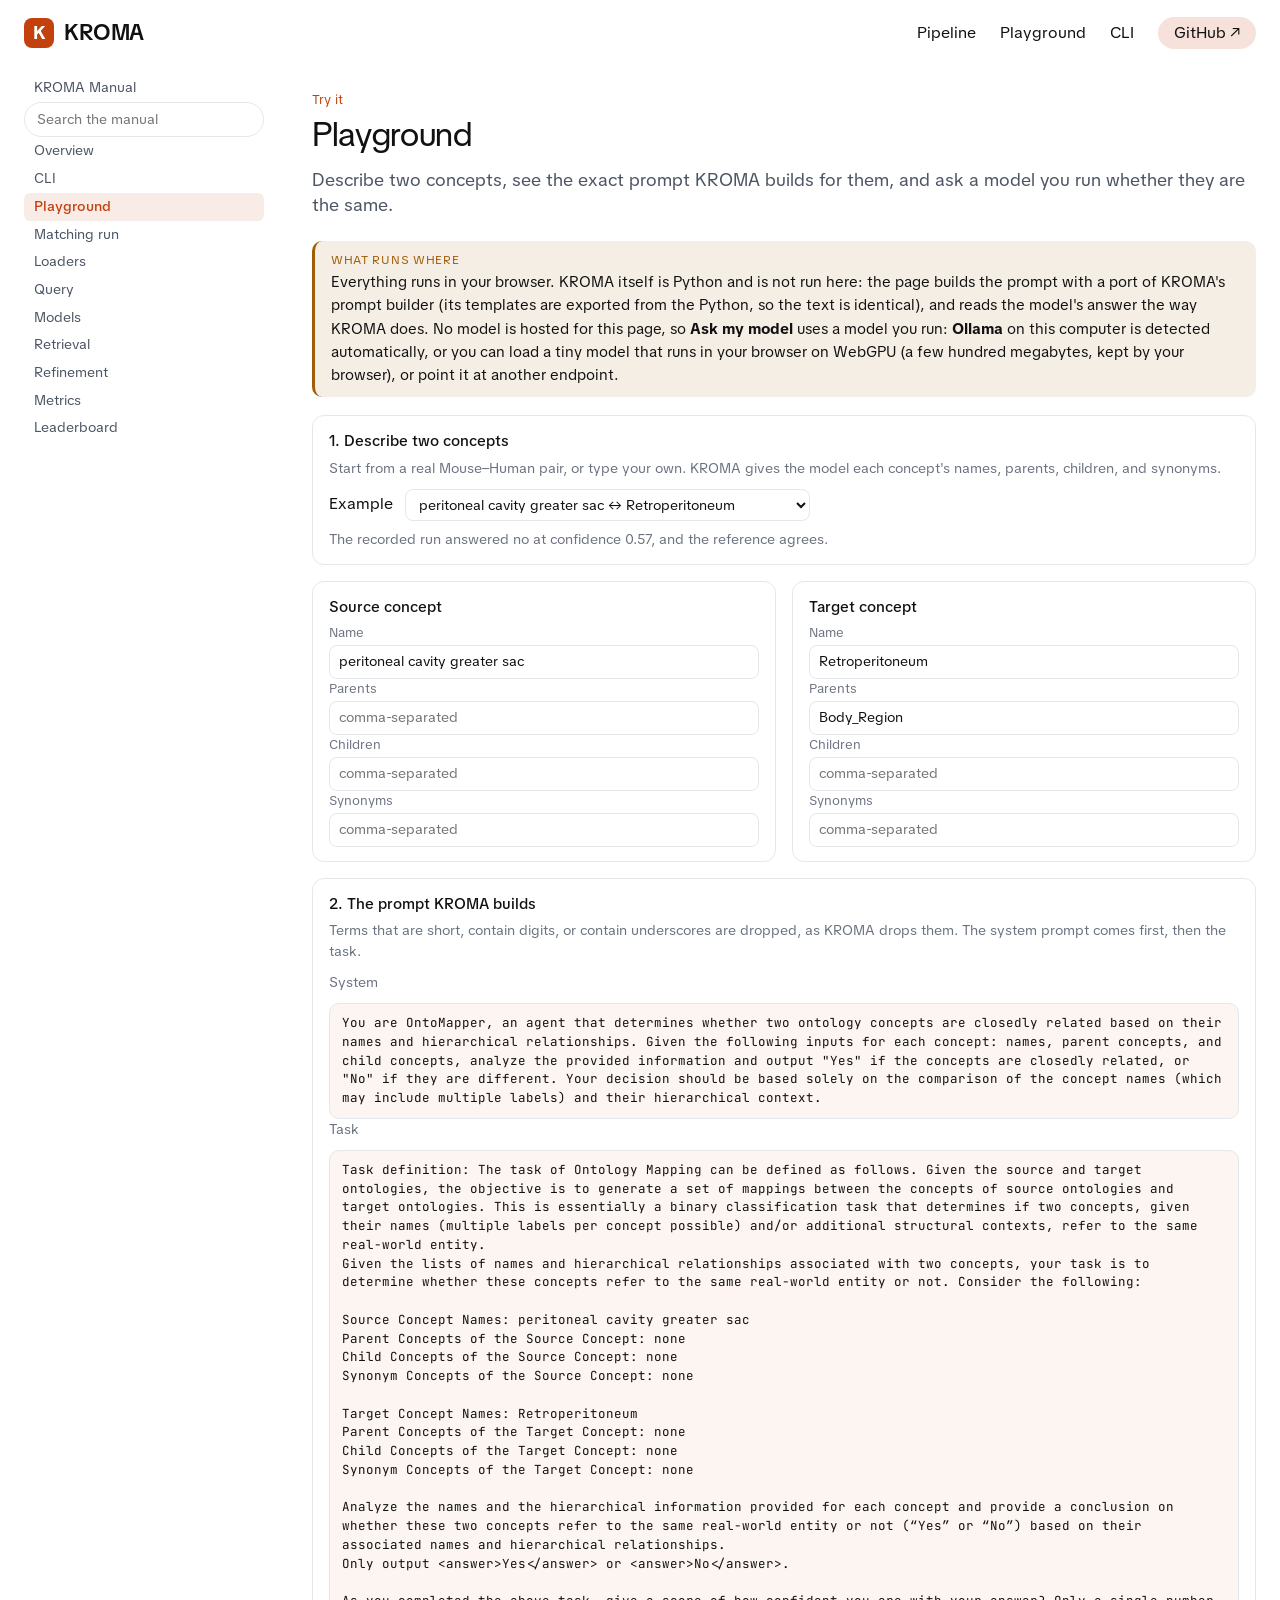
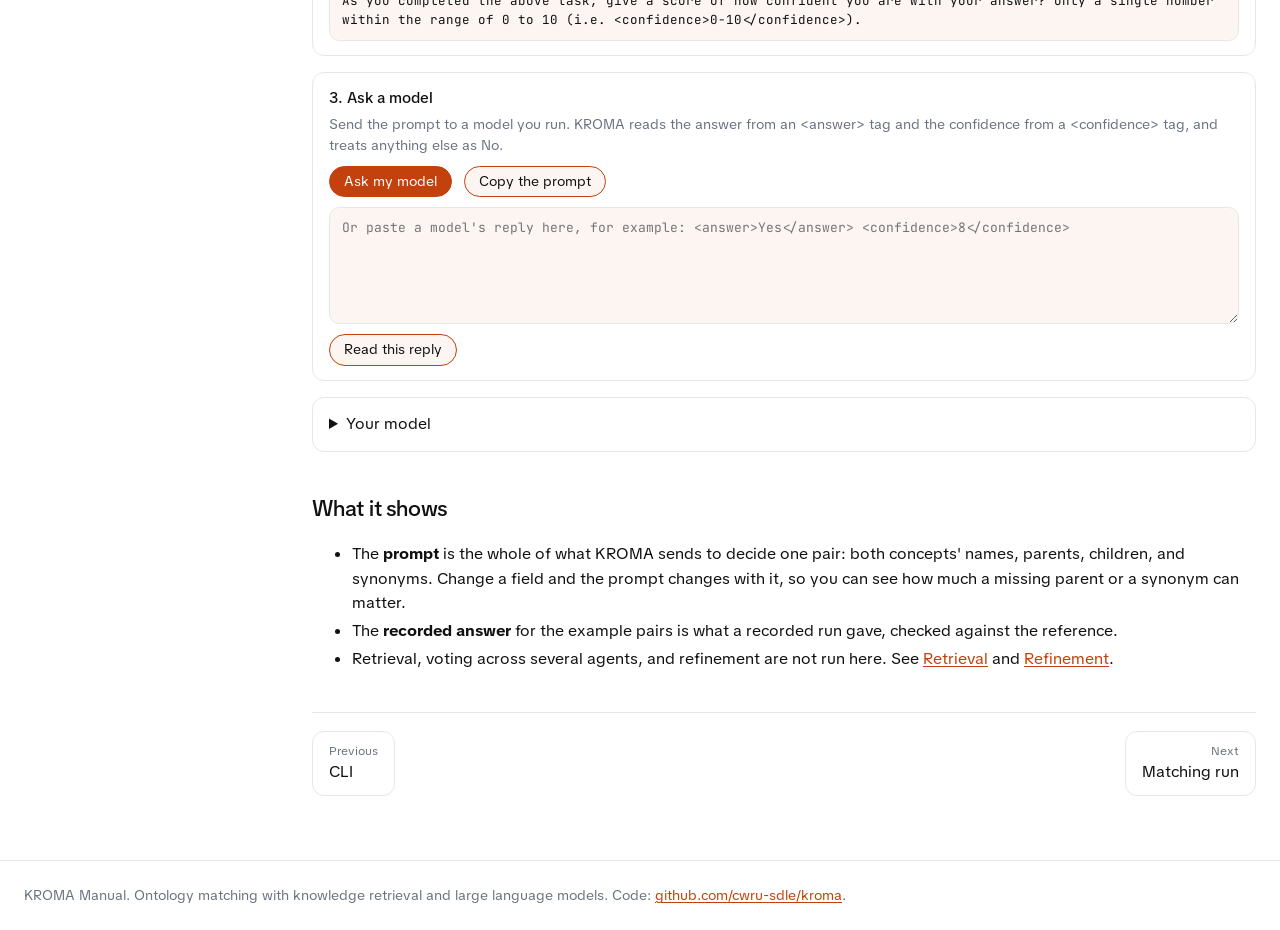
<file: playground.html>
<!DOCTYPE html>
<html lang="en">
<head>
<meta charset="utf-8">
<meta name="viewport" content="width=device-width, initial-scale=1">
<title>Playground — KROMA Manual</title>
<meta name="description" content="Describe two ontology concepts, see the exact prompt KROMA builds for them, and ask a model you run.">
<link rel="preconnect" href="https://fonts.googleapis.com">
<link rel="preconnect" href="https://fonts.gstatic.com" crossorigin>
<link href="https://fonts.googleapis.com/css2?family=TikTok+Sans:wght@400;500;600;700&family=JetBrains+Mono:wght@400;500&display=swap" rel="stylesheet">
<link rel="icon" href="favicon.svg" type="image/svg+xml">
<link rel="stylesheet" href="style.css">
</head>
<body>
<a class="skip" href="#content">Skip to content</a>
<header class="site">
  <a class="logo" href="index.html"><span class="logo-mark">K</span><span>KROMA</span></a>
  <nav class="site" aria-label="Site">
    <a href="pipeline.html">Pipeline</a>
    <a href="playground.html">Playground</a>
    <a href="cli.html">CLI</a>
    <label class="nav-button" for="nav-toggle">Menu</label>
    <a href="https://github.com/cwru-sdle/kroma" class="pill">GitHub ↗</a>
  </nav>
</header>
<input id="nav-toggle" class="nav-toggle" type="checkbox">
<div class="layout">
<nav class="nav" aria-label="Manual pages">
<a class="brand-desk" href="index.html">KROMA Manual</a><input class="search" id="q" type="search" placeholder="Search the manual" autocomplete="off"><ul id="results" hidden></ul><a href="index.html">Overview</a><a href="cli.html">CLI</a><a href="playground.html" aria-current="page">Playground</a><a href="pipeline.html">Matching run</a><a href="loaders.html">Loaders</a><a href="query.html">Query</a><a href="models.html">Models</a><a href="retrieval.html">Retrieval</a><a href="refinement.html">Refinement</a><a href="metrics.html">Metrics</a><a href="leaderboard.html">Leaderboard</a>
</nav>
<main id="content">
<p class="kicker">Try it</p>
<h1>Playground</h1>
<p class="lede">Describe two concepts, see the exact prompt KROMA builds for them, and ask a model you run whether they are the same.</p>

<div class="callout warning" role="note"><span class="label">What runs where</span><p>Everything runs in your browser. KROMA itself is Python and is not run here: the page builds the prompt with a port of KROMA's prompt builder (its templates are exported from the Python, so the text is identical), and reads the model's answer the way KROMA does. No model is hosted for this page, so <strong>Ask my model</strong> uses a model you run: <strong>Ollama</strong> on this computer is detected automatically, or you can load a tiny model that runs in your browser on WebGPU (a few hundred megabytes, kept by your browser), or point it at another endpoint.</p></div>
<div role="group" id="kplay" aria-label="KROMA playground">Loading the playground…</div>
<script src="pg.js"></script>
<script src="playground.js"></script>
<h2 id="what-it-shows">What it shows</h2>
<ul>
<li>The <strong>prompt</strong> is the whole of what KROMA sends to decide one pair: both concepts' names, parents, children, and synonyms. Change a field and the prompt changes with it, so you can see how much a missing parent or a synonym can matter.</li>
<li>The <strong>recorded answer</strong> for the example pairs is what a recorded run gave, checked against the reference.</li>
<li>Retrieval, voting across several agents, and refinement are not run here. See <a href="retrieval.html">Retrieval</a> and <a href="refinement.html">Refinement</a>.</li>
</ul>

<nav class="pager" aria-label="Pages"><a class="prev" href="cli.html"><span>Previous</span>CLI</a><a class="next" href="pipeline.html"><span>Next</span>Matching run</a></nav>
</main>
</div>
<footer class="site">KROMA Manual. Ontology matching with knowledge retrieval and large language models. Code: <a href="https://github.com/cwru-sdle/kroma">github.com/cwru-sdle/kroma</a>.</footer>
<script src="search.js"></script>
</body>
</html>
</file>
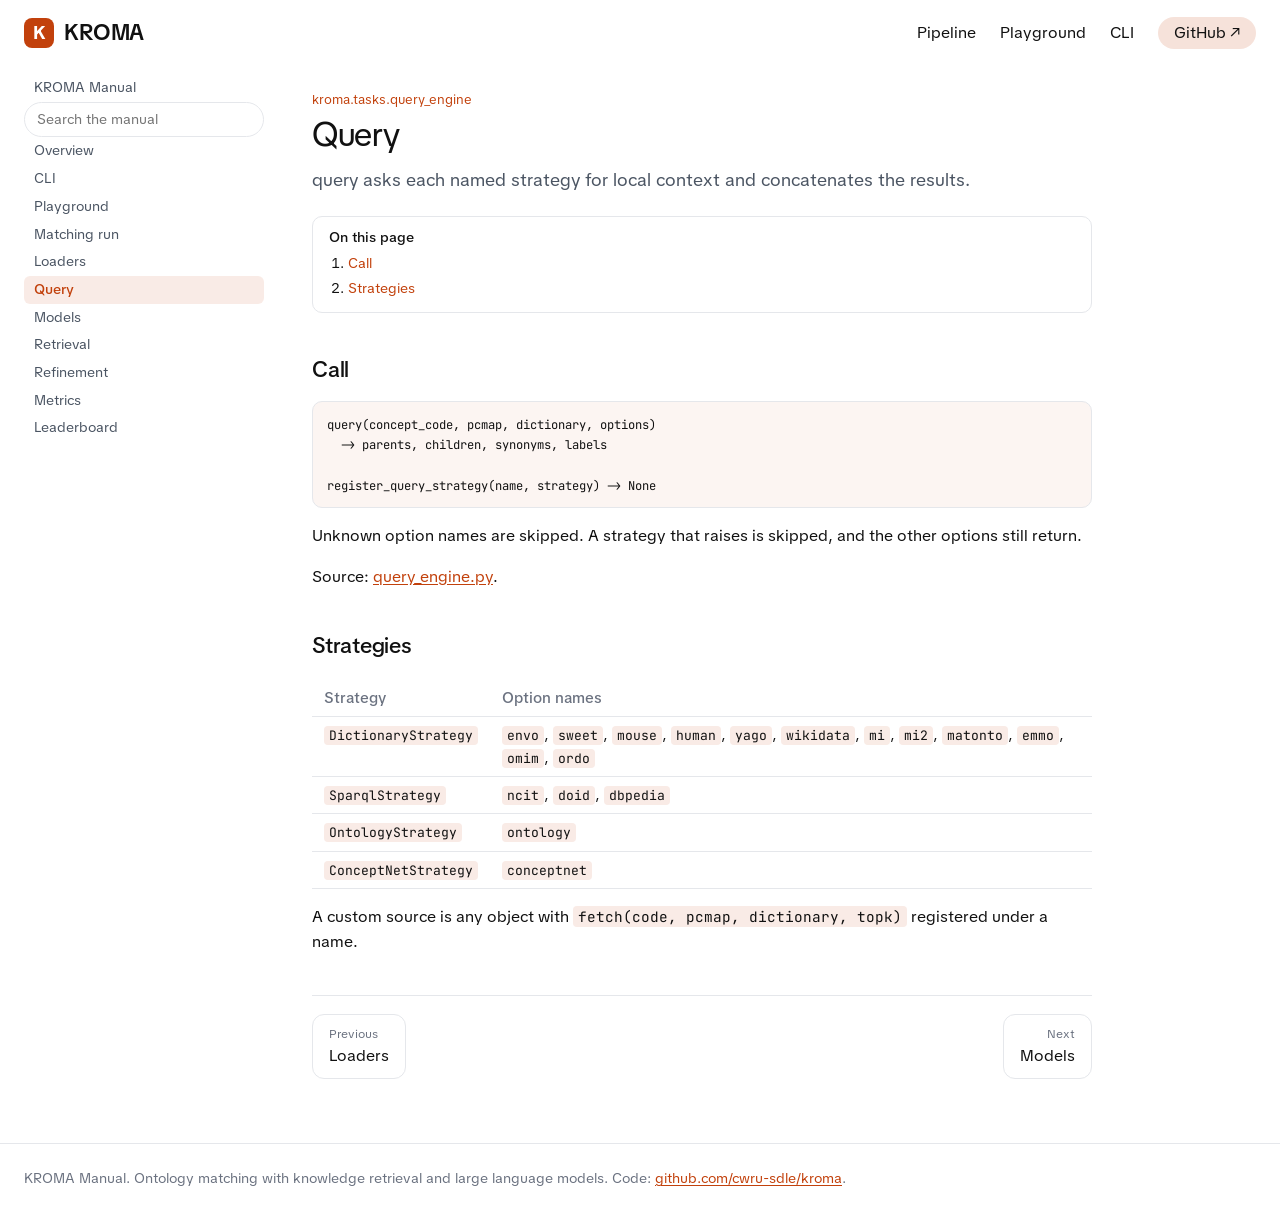
<file: query.html>
<!DOCTYPE html>
<html lang="en">
<head>
<meta charset="utf-8">
<meta name="viewport" content="width=device-width, initial-scale=1">
<title>Query — KROMA Manual</title>
<meta name="description" content="query() merges parents, children, synonyms, and labels from dictionary, SPARQL, ontology, and ConceptNet sources.">
<link rel="preconnect" href="https://fonts.googleapis.com">
<link rel="preconnect" href="https://fonts.gstatic.com" crossorigin>
<link href="https://fonts.googleapis.com/css2?family=TikTok+Sans:wght@400;500;600;700&family=JetBrains+Mono:wght@400;500&display=swap" rel="stylesheet">
<link rel="icon" href="favicon.svg" type="image/svg+xml">
<link rel="stylesheet" href="style.css">
</head>
<body>
<a class="skip" href="#content">Skip to content</a>
<header class="site">
  <a class="logo" href="index.html"><span class="logo-mark">K</span><span>KROMA</span></a>
  <nav class="site" aria-label="Site">
    <a href="pipeline.html">Pipeline</a>
    <a href="playground.html">Playground</a>
    <a href="cli.html">CLI</a>
    <label class="nav-button" for="nav-toggle">Menu</label>
    <a href="https://github.com/cwru-sdle/kroma" class="pill">GitHub ↗</a>
  </nav>
</header>
<input id="nav-toggle" class="nav-toggle" type="checkbox">
<div class="layout">
<nav class="nav" aria-label="Manual pages">
<a class="brand-desk" href="index.html">KROMA Manual</a><input class="search" id="q" type="search" placeholder="Search the manual" autocomplete="off"><ul id="results" hidden></ul><a href="index.html">Overview</a><a href="cli.html">CLI</a><a href="playground.html">Playground</a><a href="pipeline.html">Matching run</a><a href="loaders.html">Loaders</a><a href="query.html" aria-current="page">Query</a><a href="models.html">Models</a><a href="retrieval.html">Retrieval</a><a href="refinement.html">Refinement</a><a href="metrics.html">Metrics</a><a href="leaderboard.html">Leaderboard</a>
</nav>
<main id="content">
<p class="kicker">kroma.tasks.query_engine</p>
<h1>Query</h1>
<p class="lede">query asks each named strategy for local context and concatenates the results.</p>

<nav class="toc" aria-label="On this page"><strong>On this page</strong><ol><li><a href="#call">Call</a></li><li><a href="#strategies">Strategies</a></li></ol></nav>
<h2 id="call">Call</h2>
<pre><code>query(concept_code, pcmap, dictionary, options)
  -&gt; parents, children, synonyms, labels

register_query_strategy(name, strategy) -&gt; None</code></pre>
<p>Unknown option names are skipped. A strategy that raises is skipped, and the other options still return.</p>
<p>Source: <a href="https://github.com/cwru-sdle/kroma/blob/main/src/kroma/tasks/query_engine.py">query_engine.py</a>.</p>
<h2 id="strategies">Strategies</h2>
<table><thead><tr><th scope="col">Strategy</th><th scope="col">Option names</th></tr></thead><tbody>
<tr><td><code>DictionaryStrategy</code></td><td><code>envo</code>, <code>sweet</code>, <code>mouse</code>, <code>human</code>, <code>yago</code>, <code>wikidata</code>, <code>mi</code>, <code>mi2</code>, <code>matonto</code>, <code>emmo</code>, <code>omim</code>, <code>ordo</code></td></tr>
<tr><td><code>SparqlStrategy</code></td><td><code>ncit</code>, <code>doid</code>, <code>dbpedia</code></td></tr>
<tr><td><code>OntologyStrategy</code></td><td><code>ontology</code></td></tr>
<tr><td><code>ConceptNetStrategy</code></td><td><code>conceptnet</code></td></tr>
</tbody></table>
<p>A custom source is any object with <code>fetch(code, pcmap, dictionary, topk)</code> registered under a name.</p>

<nav class="pager" aria-label="Pages"><a class="prev" href="loaders.html"><span>Previous</span>Loaders</a><a class="next" href="models.html"><span>Next</span>Models</a></nav>
</main>
</div>
<footer class="site">KROMA Manual. Ontology matching with knowledge retrieval and large language models. Code: <a href="https://github.com/cwru-sdle/kroma">github.com/cwru-sdle/kroma</a>.</footer>
<script src="search.js"></script>
</body>
</html>
</file>
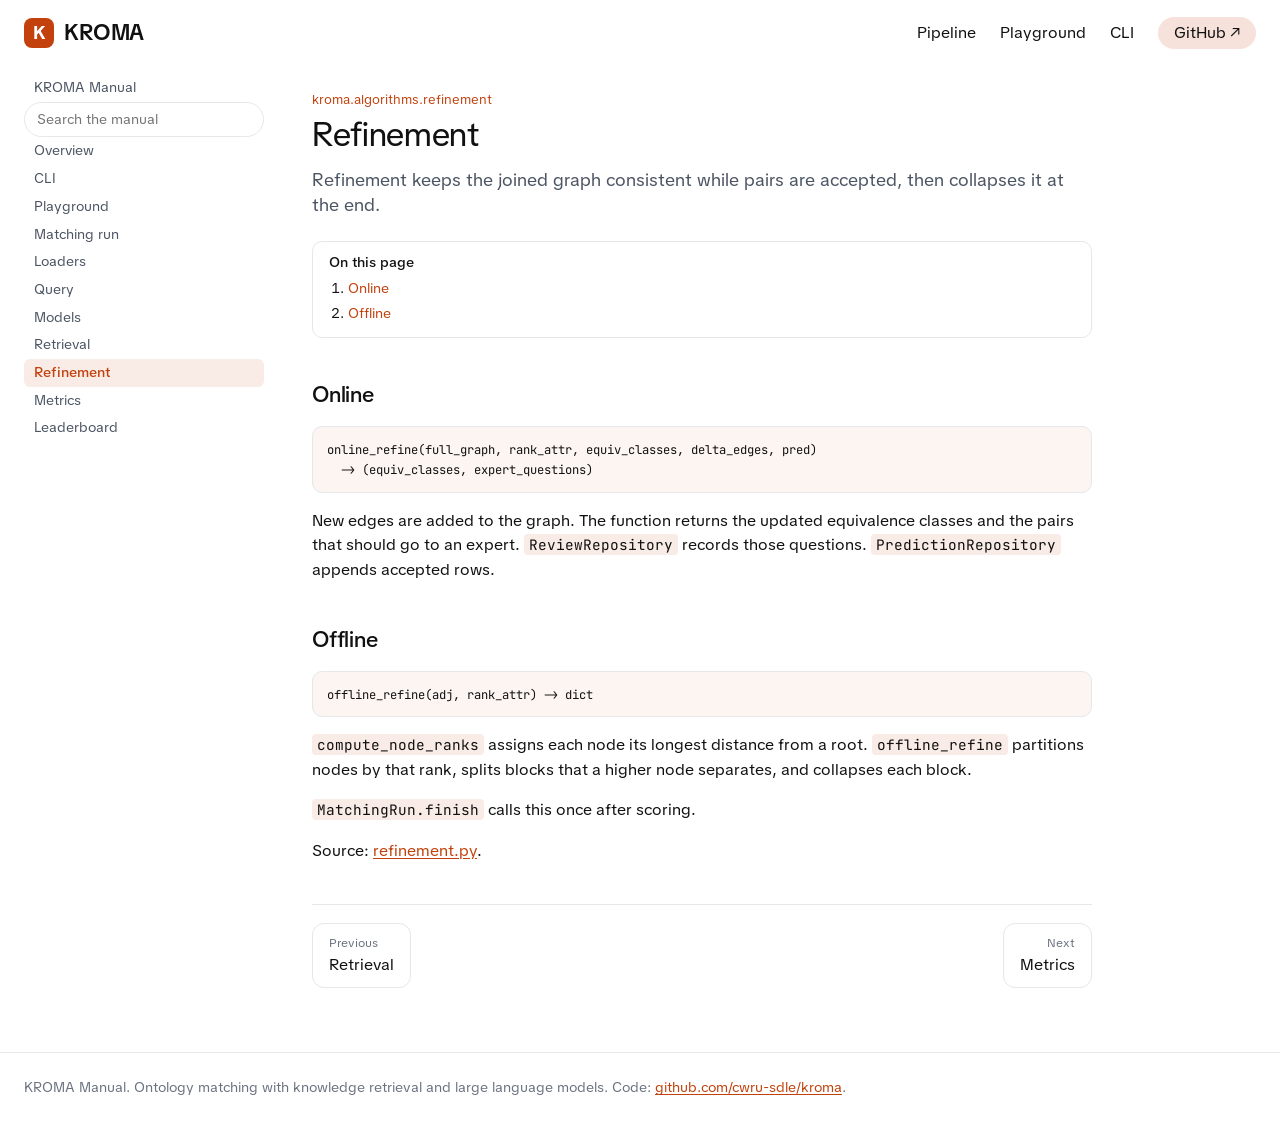
<file: refinement.html>
<!DOCTYPE html>
<html lang="en">
<head>
<meta charset="utf-8">
<meta name="viewport" content="width=device-width, initial-scale=1">
<title>Refinement — KROMA Manual</title>
<meta name="description" content="online_refine and offline_refine for the joined ontology graph.">
<link rel="preconnect" href="https://fonts.googleapis.com">
<link rel="preconnect" href="https://fonts.gstatic.com" crossorigin>
<link href="https://fonts.googleapis.com/css2?family=TikTok+Sans:wght@400;500;600;700&family=JetBrains+Mono:wght@400;500&display=swap" rel="stylesheet">
<link rel="icon" href="favicon.svg" type="image/svg+xml">
<link rel="stylesheet" href="style.css">
</head>
<body>
<a class="skip" href="#content">Skip to content</a>
<header class="site">
  <a class="logo" href="index.html"><span class="logo-mark">K</span><span>KROMA</span></a>
  <nav class="site" aria-label="Site">
    <a href="pipeline.html">Pipeline</a>
    <a href="playground.html">Playground</a>
    <a href="cli.html">CLI</a>
    <label class="nav-button" for="nav-toggle">Menu</label>
    <a href="https://github.com/cwru-sdle/kroma" class="pill">GitHub ↗</a>
  </nav>
</header>
<input id="nav-toggle" class="nav-toggle" type="checkbox">
<div class="layout">
<nav class="nav" aria-label="Manual pages">
<a class="brand-desk" href="index.html">KROMA Manual</a><input class="search" id="q" type="search" placeholder="Search the manual" autocomplete="off"><ul id="results" hidden></ul><a href="index.html">Overview</a><a href="cli.html">CLI</a><a href="playground.html">Playground</a><a href="pipeline.html">Matching run</a><a href="loaders.html">Loaders</a><a href="query.html">Query</a><a href="models.html">Models</a><a href="retrieval.html">Retrieval</a><a href="refinement.html" aria-current="page">Refinement</a><a href="metrics.html">Metrics</a><a href="leaderboard.html">Leaderboard</a>
</nav>
<main id="content">
<p class="kicker">kroma.algorithms.refinement</p>
<h1>Refinement</h1>
<p class="lede">Refinement keeps the joined graph consistent while pairs are accepted, then collapses it at the end.</p>

<nav class="toc" aria-label="On this page"><strong>On this page</strong><ol><li><a href="#online">Online</a></li><li><a href="#offline">Offline</a></li></ol></nav>
<h2 id="online">Online</h2>
<pre><code>online_refine(full_graph, rank_attr, equiv_classes, delta_edges, pred)
  -&gt; (equiv_classes, expert_questions)</code></pre>
<p>New edges are added to the graph. The function returns the updated equivalence classes and the pairs that should go to an expert. <code>ReviewRepository</code> records those questions. <code>PredictionRepository</code> appends accepted rows.</p>
<h2 id="offline">Offline</h2>
<pre><code>offline_refine(adj, rank_attr) -&gt; dict</code></pre>
<p><code>compute_node_ranks</code> assigns each node its longest distance from a root. <code>offline_refine</code> partitions nodes by that rank, splits blocks that a higher node separates, and collapses each block.</p>
<p><code>MatchingRun.finish</code> calls this once after scoring.</p>
<p>Source: <a href="https://github.com/cwru-sdle/kroma/blob/main/src/kroma/algorithms/refinement.py">refinement.py</a>.</p>

<nav class="pager" aria-label="Pages"><a class="prev" href="retrieval.html"><span>Previous</span>Retrieval</a><a class="next" href="metrics.html"><span>Next</span>Metrics</a></nav>
</main>
</div>
<footer class="site">KROMA Manual. Ontology matching with knowledge retrieval and large language models. Code: <a href="https://github.com/cwru-sdle/kroma">github.com/cwru-sdle/kroma</a>.</footer>
<script src="search.js"></script>
</body>
</html>
</file>
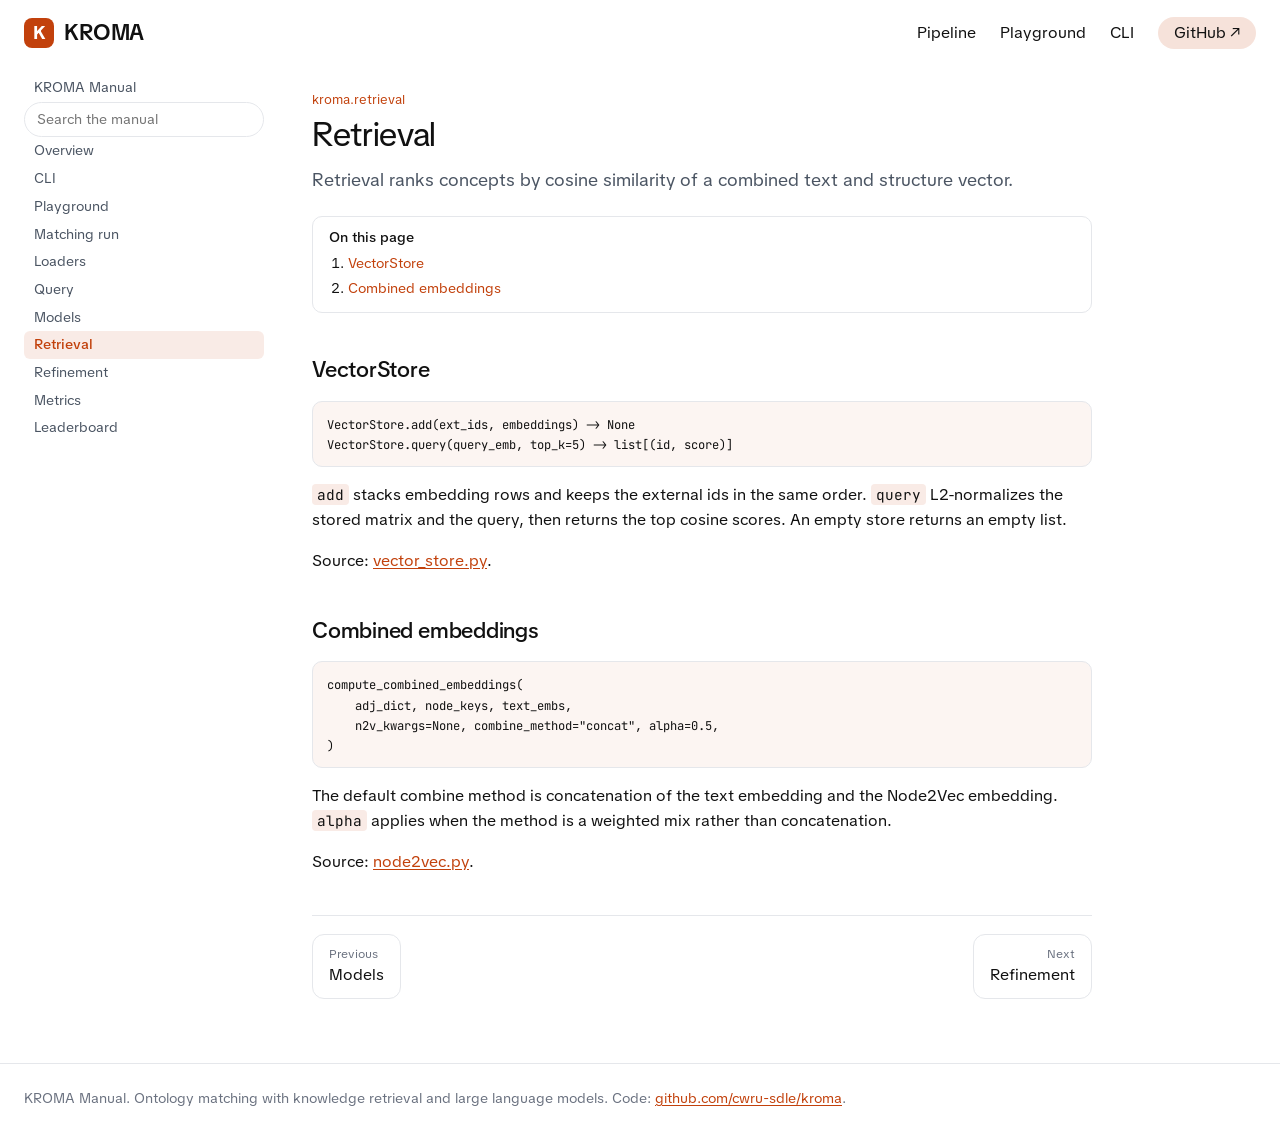
<file: retrieval.html>
<!DOCTYPE html>
<html lang="en">
<head>
<meta charset="utf-8">
<meta name="viewport" content="width=device-width, initial-scale=1">
<title>Retrieval — KROMA Manual</title>
<meta name="description" content="VectorStore cosine search and compute_combined_embeddings.">
<link rel="preconnect" href="https://fonts.googleapis.com">
<link rel="preconnect" href="https://fonts.gstatic.com" crossorigin>
<link href="https://fonts.googleapis.com/css2?family=TikTok+Sans:wght@400;500;600;700&family=JetBrains+Mono:wght@400;500&display=swap" rel="stylesheet">
<link rel="icon" href="favicon.svg" type="image/svg+xml">
<link rel="stylesheet" href="style.css">
</head>
<body>
<a class="skip" href="#content">Skip to content</a>
<header class="site">
  <a class="logo" href="index.html"><span class="logo-mark">K</span><span>KROMA</span></a>
  <nav class="site" aria-label="Site">
    <a href="pipeline.html">Pipeline</a>
    <a href="playground.html">Playground</a>
    <a href="cli.html">CLI</a>
    <label class="nav-button" for="nav-toggle">Menu</label>
    <a href="https://github.com/cwru-sdle/kroma" class="pill">GitHub ↗</a>
  </nav>
</header>
<input id="nav-toggle" class="nav-toggle" type="checkbox">
<div class="layout">
<nav class="nav" aria-label="Manual pages">
<a class="brand-desk" href="index.html">KROMA Manual</a><input class="search" id="q" type="search" placeholder="Search the manual" autocomplete="off"><ul id="results" hidden></ul><a href="index.html">Overview</a><a href="cli.html">CLI</a><a href="playground.html">Playground</a><a href="pipeline.html">Matching run</a><a href="loaders.html">Loaders</a><a href="query.html">Query</a><a href="models.html">Models</a><a href="retrieval.html" aria-current="page">Retrieval</a><a href="refinement.html">Refinement</a><a href="metrics.html">Metrics</a><a href="leaderboard.html">Leaderboard</a>
</nav>
<main id="content">
<p class="kicker">kroma.retrieval</p>
<h1>Retrieval</h1>
<p class="lede">Retrieval ranks concepts by cosine similarity of a combined text and structure vector.</p>

<nav class="toc" aria-label="On this page"><strong>On this page</strong><ol><li><a href="#store">VectorStore</a></li><li><a href="#embeddings">Combined embeddings</a></li></ol></nav>
<h2 id="store">VectorStore</h2>
<pre><code>VectorStore.add(ext_ids, embeddings) -&gt; None
VectorStore.query(query_emb, top_k=5) -&gt; list[(id, score)]</code></pre>
<p><code>add</code> stacks embedding rows and keeps the external ids in the same order. <code>query</code> L2-normalizes the stored matrix and the query, then returns the top cosine scores. An empty store returns an empty list.</p>
<p>Source: <a href="https://github.com/cwru-sdle/kroma/blob/main/src/kroma/retrieval/vector_store.py">vector_store.py</a>.</p>
<h2 id="embeddings">Combined embeddings</h2>
<pre><code>compute_combined_embeddings(
    adj_dict, node_keys, text_embs,
    n2v_kwargs=None, combine_method="concat", alpha=0.5,
)</code></pre>
<p>The default combine method is concatenation of the text embedding and the Node2Vec embedding. <code>alpha</code> applies when the method is a weighted mix rather than concatenation.</p>
<p>Source: <a href="https://github.com/cwru-sdle/kroma/blob/main/src/kroma/algorithms/node2vec.py">node2vec.py</a>.</p>

<nav class="pager" aria-label="Pages"><a class="prev" href="models.html"><span>Previous</span>Models</a><a class="next" href="refinement.html"><span>Next</span>Refinement</a></nav>
</main>
</div>
<footer class="site">KROMA Manual. Ontology matching with knowledge retrieval and large language models. Code: <a href="https://github.com/cwru-sdle/kroma">github.com/cwru-sdle/kroma</a>.</footer>
<script src="search.js"></script>
</body>
</html>
</file>
<file: style.css>
:root {
  --primary: #c2410c;
  --primary-5: rgba(194, 65, 12, 0.05);
  --primary-10: rgba(194, 65, 12, 0.1);
  --primary-15: rgba(194, 65, 12, 0.15);
  --primary-50: rgba(194, 65, 12, 0.5);
  --bg: #ffffff;
  --fg: #111111;
  --muted: #4b5563;
  --subtle: #6b7280;
  --faint: #9ca3af;
  --border: #e5e7eb;
  --warn: #a15c07;
  --warn-bg: rgba(161, 92, 7, 0.1);
  --bad: #b42318;
  --bad-bg: rgba(180, 35, 24, 0.09);
  --font: "TikTok Sans", ui-sans-serif, system-ui, -apple-system, "Segoe UI", sans-serif;
  --mono: "JetBrains Mono", ui-monospace, SFMono-Regular, Menlo, monospace;
}

@media (prefers-color-scheme: dark) {
  :root:not([data-theme="light"]) {
    --primary: #fb923c;
    --primary-5: rgba(251, 146, 60, 0.06);
    --primary-10: rgba(251, 146, 60, 0.1);
    --primary-15: rgba(251, 146, 60, 0.16);
    --primary-50: rgba(251, 146, 60, 0.5);
    --bg: #111214;
    --fg: #ececec;
    --muted: #b4b8bf;
    --subtle: #9096a0;
    --faint: #6b7280;
    --border: #2a2d33;
    --warn: #f0b252;
    --warn-bg: rgba(240, 178, 82, 0.12);
    --bad: #ff8a80;
    --bad-bg: rgba(255, 138, 128, 0.12);
  }
}

* { box-sizing: border-box; }
html { -webkit-text-size-adjust: 100%; scroll-behavior: smooth; }
body { margin: 0; background: var(--bg); color: var(--fg); font-family: var(--font); font-size: 16px; line-height: 1.55; }
::selection { background: var(--primary-15); }
a { color: var(--primary); text-underline-offset: 0.15em; }
button { font: inherit; color: inherit; }
button:not(:disabled) { cursor: pointer; }
.wrap { max-width: 1280px; margin: 0 auto; padding: 0 24px; }
.skip { position: absolute; left: -999px; top: 0; }
.skip:focus { left: 8px; top: 8px; background: var(--bg); padding: 8px; z-index: 5; }

/* Header */
header.site { display: flex; align-items: center; justify-content: space-between; gap: 24px; padding: 16px 24px; max-width: 1280px; margin: 0 auto; }
.logo { display: flex; align-items: center; gap: 10px; text-decoration: none; color: var(--fg); font-size: 22px; font-weight: 600; letter-spacing: -0.02em; }
.logo-mark { width: 30px; height: 30px; border-radius: 8px; background: var(--primary); color: var(--bg); display: grid; place-items: center; font-size: 18px; font-weight: 700; }
.logo b { color: var(--primary); font-weight: 600; }
nav.site { display: flex; align-items: center; gap: 24px; }
nav.site a { text-decoration: none; color: var(--fg); }
nav.site a:hover { color: var(--primary); }
nav.site a.pill { background: var(--primary-15); padding: 4px 16px; border-radius: 999px; }
nav.site a.pill:hover { background: var(--primary-50); color: var(--fg); }

/* Hero */
.hero { padding: 40px 0 56px; display: grid; grid-template-columns: 5fr 4fr; gap: 48px; align-items: start; }
.hero h1 { font-size: 36px; line-height: 1.2; font-weight: 400; margin: 24px 0 20px; max-width: 42rem; letter-spacing: -0.01em; }
.hero .lede { font-size: 18px; line-height: 1.4; color: var(--muted); margin: 0 0 28px; max-width: 42rem; }
.install { background: var(--primary-5); border: 1px solid var(--primary); border-radius: 10px; padding: 10px 14px; font-family: var(--mono); font-size: 13.5px; white-space: pre; overflow-x: auto; margin: 0 0 16px; }
.install .prompt { color: var(--primary-50); user-select: none; }
.actions { display: flex; gap: 8px; flex-wrap: wrap; }
.btn { border: 1px solid var(--primary); background: var(--primary-5); color: var(--fg); border-radius: 999px; padding: 4px 14px; font-size: 14px; text-decoration: none; }
.btn:hover:not(:disabled) { background: var(--primary-15); }
.btn:disabled { opacity: 0.45; }
.btn.solid { background: var(--primary); color: var(--bg); }

/* Live demo card */
.demo-card { border: 1px solid var(--border); border-radius: 12px; padding: 16px; }
.demo-card .head { display: flex; justify-content: space-between; align-items: baseline; margin-bottom: 10px; gap: 8px; }
.demo-card h3 { margin: 0; font-size: 15px; font-weight: 500; }
.tag { font-size: 12px; color: var(--subtle); white-space: nowrap; }
.tag b { color: var(--primary); font-weight: 500; }
.mems { display: grid; gap: 6px; margin: 4px 0 12px; }
.mem { border: 1px solid var(--border); border-radius: 8px; padding: 6px 10px; font-size: 13.5px; background: transparent; text-align: left; width: 100%; display: grid; grid-template-columns: 1fr auto; gap: 2px 10px; }
.mem:hover:not(:disabled) { border-color: var(--primary-50); }
.mem[aria-pressed="true"] { border-color: var(--primary); background: var(--primary-5); }
.mem .key { font-family: var(--mono); font-size: 12px; color: var(--subtle); }
.mem .txt { grid-column: 1; }
.mem.hidden { display: none; }
.chip { font-size: 11.5px; padding: 1px 8px; border-radius: 999px; align-self: start; grid-row: 1 / span 2; grid-column: 2; }
.chip.live { background: var(--primary-10); color: var(--primary); }
.chip.stale { background: var(--warn-bg); color: var(--warn); }
.chip.retracted { background: var(--bad-bg); color: var(--bad); }
.slider { display: grid; grid-template-columns: auto 1fr auto; gap: 10px; align-items: center; font-size: 13px; color: var(--subtle); }
.slider input { width: 100%; accent-color: var(--primary); }
.logline { font-family: var(--mono); font-size: 12px; color: var(--subtle); min-height: 2.9em; margin: 10px 0 0; }
.logline b { color: var(--fg); font-weight: 500; }
.note { font-size: 12.5px; color: var(--subtle); margin: 12px 0 0; }

/* Sections */
section.block { padding: 40px 0; border-top: 1px solid var(--border); }
section.block h2 { font-size: 20px; font-weight: 400; margin: 0 0 8px; }
section.block .sub { margin: 0 0 20px; font-size: 14px; color: var(--subtle); }
.cards { display: grid; grid-template-columns: repeat(auto-fill, minmax(260px, 1fr)); gap: 12px; }
a.card, div.card { border: 1px solid var(--border); border-radius: 12px; padding: 14px 16px; text-decoration: none; color: var(--fg); display: block; }
a.card:hover { border-color: var(--primary-50); background: var(--primary-5); }
a.card strong, div.card strong { display: block; font-weight: 500; margin-bottom: 2px; }
a.card span, div.card span { font-size: 14px; color: var(--muted); }

/* Manual */
.layout { max-width: 1280px; margin: 0 auto; padding: 0 24px; display: grid; grid-template-columns: 240px minmax(0, 1fr); gap: 48px; }
.nav { position: sticky; top: 0; align-self: start; max-height: 100vh; overflow-y: auto; padding: 8px 0 32px; font-size: 14px; }
.nav a { display: block; padding: 3px 10px; border-radius: 6px; text-decoration: none; color: var(--muted); }
.nav a:hover { color: var(--fg); background: var(--primary-5); }
.nav a[aria-current="page"] { color: var(--primary); background: var(--primary-10); font-weight: 500; }
.nav-part { margin: 18px 10px 4px; font-size: 11.5px; letter-spacing: 0.06em; text-transform: uppercase; color: var(--faint); }
.brand-desk { display: none; }
.search { width: 100%; padding: 6px 12px; border: 1px solid var(--border); border-radius: 999px; background: transparent; color: var(--fg); font: inherit; font-size: 14px; }
.search:focus { outline: 0; border-color: var(--primary); }
#results { list-style: none; padding: 0 0 0 10px; margin: 8px 0; }
#results li { margin: 4px 0; }
main { padding: 8px 0 64px; min-width: 0; max-width: 780px; }
.kicker { margin: 16px 0 0; font-size: 13px; color: var(--primary); }
h1 { font-size: 34px; font-weight: 400; line-height: 1.2; letter-spacing: -0.01em; margin: 4px 0 12px; }
.lede { font-size: 18px; line-height: 1.4; color: var(--muted); margin: 0 0 24px; }
h2 { font-size: 22px; font-weight: 500; margin: 40px 0 8px; letter-spacing: -0.01em; }
h3 { font-size: 17px; font-weight: 500; margin: 28px 0 6px; }
p, li { overflow-wrap: anywhere; }
li { margin: 3px 0; }
.toc { border: 1px solid var(--border); border-radius: 10px; padding: 10px 16px; margin: 0 0 24px; font-size: 14px; }
.toc strong { font-weight: 500; }
.toc ol { margin: 4px 0 0; padding-left: 1.2rem; }
.toc a { text-decoration: none; }
.callout { border-radius: 10px; padding: 10px 16px; margin: 18px 0; font-size: 15px; background: var(--primary-5); border-left: 3px solid var(--primary); }
.callout p:first-of-type { margin-top: 0; }
.callout p:last-child { margin-bottom: 0; }
.callout .label { display: block; font-size: 11.5px; letter-spacing: 0.06em; text-transform: uppercase; color: var(--primary); margin-bottom: 2px; }
.callout.next, .callout.warning { background: var(--warn-bg); border-color: var(--warn); }
.callout.next .label, .callout.warning .label { color: var(--warn); }
pre { background: var(--primary-5); border: 1px solid var(--border); border-radius: 10px; padding: 12px 14px; overflow-x: auto; font-family: var(--mono); font-size: 13.5px; line-height: 1.5; }
code { font-family: var(--mono); font-size: 0.9em; }
p code, li code, td code { background: var(--primary-10); border-radius: 4px; padding: 1px 5px; }
table { border-collapse: collapse; width: 100%; margin: 16px 0; font-size: 14.5px; display: block; overflow-x: auto; }
th, td { text-align: left; padding: 7px 12px; border-bottom: 1px solid var(--border); vertical-align: top; }
th { font-weight: 500; color: var(--subtle); }
footer.site { max-width: 1280px; margin: 0 auto; padding: 24px; border-top: 1px solid var(--border); font-size: 13.5px; color: var(--subtle); }
.nav-toggle, .nav-button { display: none; }

@media (max-width: 900px) {
  .hero { grid-template-columns: 1fr; gap: 28px; }
  .hero h1 { font-size: 30px; margin-top: 8px; }
  .layout { grid-template-columns: 1fr; gap: 0; }
  .nav { position: static; max-height: none; display: none; border-bottom: 1px solid var(--border); margin-bottom: 12px; }
  .nav-toggle:checked ~ .layout .nav { display: block; }
  .nav-button { display: inline-block; border: 1px solid var(--border); border-radius: 999px; padding: 2px 14px; font-size: 14px; }
  .brand-desk { display: block; font-weight: 500; padding: 4px 10px; }
  nav.site a:not(.pill) { display: none; }
  .wrap, .layout { padding: 0 16px; }
  header.site { padding: 12px 16px; }
}
.eyebrow { font-size: 12px; letter-spacing: 0.08em; text-transform: uppercase; color: var(--subtle); margin: 24px 0 4px; }
.prose-home { max-width: 780px; }
.prose-home h2 { margin-top: 28px; }

/* Prompt demo */
.tabs { display: flex; flex-wrap: wrap; gap: 6px; margin-bottom: 10px; }
.tab { border: 1px solid var(--border); background: transparent; border-radius: 999px; padding: 2px 10px; font-size: 12.5px; max-width: 14em; overflow: hidden; text-overflow: ellipsis; white-space: nowrap; }
.tab[aria-selected="true"] { border-color: var(--primary); background: var(--primary-10); color: var(--primary); }
pre.prompt-box { font-size: 11.5px; line-height: 1.45; white-space: pre-wrap; max-height: 21em; overflow: auto; margin: 0 0 10px; }
.verdict-row { display: flex; flex-wrap: wrap; gap: 8px 14px; align-items: baseline; font-size: 13.5px; }
.verdict-row .ok { color: var(--primary); }
.verdict-row .no { color: #b42318; }
.prose-home { max-width: none; }
.prose-home pre { max-width: 780px; }

/* Phones: let grid children shrink so wide code scrolls inside its box instead of widening the page */
.hero > *, .layout > *, .demo-card, .cards > * { min-width: 0; }
.install, pre { max-width: 100%; }
.demo-card pre, .demo-card .bars { overflow-x: auto; }
@media (max-width: 900px) {
  body { overflow-x: hidden; }
  .bar { grid-template-columns: 5em 1fr 2.4em 3.2em; }
}
@media (max-width: 900px) {
  header.site { gap: 8px; }
  nav.site { gap: 8px; }
  .logo { font-size: 19px; gap: 8px; }
  nav.site a.pill { padding: 3px 10px; white-space: nowrap; font-size: 14px; }
}
body:not(:has(.layout)) .nav-button { display: none; }
/* Previous and next */
.pager { display: flex; justify-content: space-between; gap: 16px; margin: 40px 0 0; padding-top: 18px; border-top: 1px solid var(--border); }
.pager a { display: block; border: 1px solid var(--border); border-radius: 12px; padding: 10px 16px; text-decoration: none; color: var(--fg); min-width: 0; max-width: 48%; }
.pager a:hover { border-color: var(--primary-50); background: var(--primary-5); }
.pager a span { display: block; font-size: 12px; color: var(--subtle); }
.pager .next { margin-left: auto; text-align: right; }

.try { margin: 0 0 12px; padding: 7px 12px; border-radius: 8px; background: var(--primary-10); font-size: 13.5px; }

/* Arena: a ranked leaderboard in the manual's own theme (arena.js) */
.arena { margin: 8px 0 24px; }
main:has(.arena) { max-width: none; }
.arena .a-bar { display: flex; flex-wrap: wrap; gap: 10px 16px; align-items: center; margin: 0 0 14px; font-size: 14px; }
.arena .seg { display: inline-flex; gap: 6px; flex-wrap: wrap; }
.arena .seg button { border: 1px solid var(--border); background: transparent; border-radius: 999px; padding: 3px 13px; font-size: 13.5px; }
.arena .seg button[aria-pressed="true"] { border-color: var(--primary); background: var(--primary-10); color: var(--primary); }
.arena input[type="search"] { border: 1px solid var(--border); background: transparent; border-radius: 999px; padding: 4px 14px; font: inherit; font-size: 14px; min-width: 12em; color: var(--fg); }
.arena input[type="search"]:focus { outline: 0; border-color: var(--primary); }
.arena .a-sub { color: var(--subtle); font-size: 13.5px; margin: 0 0 14px; }
.podium { display: grid; grid-template-columns: repeat(3, minmax(0, 1fr)); gap: 12px; margin: 0 0 18px; align-items: end; }
.podium .slot { border: 1px solid var(--border); border-radius: 14px; padding: 14px 16px; display: grid; gap: 4px; position: relative; overflow: hidden; }
.podium .slot.r1 { order: 2; padding-top: 22px; padding-bottom: 20px; border-color: var(--gold); background: linear-gradient(180deg, color-mix(in srgb, var(--gold) 12%, transparent), transparent 70%); }
.podium .slot.r2 { order: 1; } .podium .slot.r3 { order: 3; }
.podium .slot.ours { box-shadow: inset 0 0 0 1.5px var(--primary-50); }
.medal { width: 28px; height: 28px; border-radius: 50%; display: grid; place-items: center; font-size: 14px; font-weight: 700; color: #fff; background: var(--m); }
.r1 .medal, td.rank .medal.r1 { --m: var(--gold); } .r2 .medal, td.rank .medal.r2 { --m: var(--silver); } .r3 .medal, td.rank .medal.r3 { --m: var(--bronze); }
.podium .name { font-weight: 500; font-size: 16px; overflow-wrap: anywhere; line-height: 1.25; }
.podium .score { font-size: 30px; font-weight: 500; letter-spacing: -0.01em; font-variant-numeric: tabular-nums; line-height: 1.1; }
.podium .meta { font-size: 12.5px; color: var(--subtle); min-height: 1.4em; }
.podium .slot.r1 .score { font-size: 36px; }
@media (max-width: 700px) { .podium { grid-template-columns: minmax(0, 1fr); } .podium .slot { order: unset !important; } }
.arena table { width: 100%; border-collapse: collapse; font-size: 14.5px; display: table; }
.arena th, .arena td { padding: 9px 10px; border-bottom: 1px solid var(--border); text-align: left; vertical-align: middle; }
.arena th { font-weight: 500; color: var(--subtle); white-space: nowrap; font-size: 13px; }
.arena th button { background: none; border: 0; padding: 0; font: inherit; color: inherit; cursor: pointer; }
.arena th button:hover, .arena th[aria-sort] button { color: var(--fg); }
.arena th[aria-sort="descending"] button::after { content: " ↓"; } .arena th[aria-sort="ascending"] button::after { content: " ↑"; }
.arena td.num, .arena th.num { text-align: right; font-variant-numeric: tabular-nums; }
.arena td.rank { width: 3.2em; }
.arena td.rank .medal { width: 24px; height: 24px; font-size: 12px; }
.arena td.rank .plain { color: var(--subtle); padding-left: 8px; }
.arena tr.ours td { background: var(--primary-5); }
.arena tr.ours td:first-child { box-shadow: inset 3px 0 0 var(--primary); }
.arena .nm { font-weight: 500; }
.arena .tags { display: flex; flex-wrap: wrap; gap: 4px 6px; margin-top: 3px; }
.arena .tag { display: inline-block; font-size: 11.5px; padding: 0 8px; border-radius: 999px; border: 1px solid var(--border); color: var(--subtle); white-space: nowrap; }
.arena .tag.ours { border-color: var(--primary-50); color: var(--primary); background: var(--primary-10); }
.arena .meter { display: grid; grid-template-columns: minmax(70px, 1fr) 3.4em; gap: 10px; align-items: center; min-width: 170px; }
.arena .meter i { display: block; height: 9px; border-radius: 5px; background: var(--primary-10); position: relative; overflow: hidden; }
.arena .meter i::after { content: ""; position: absolute; inset: 0 auto 0 0; width: var(--w); background: var(--primary); border-radius: 5px; }
.arena tr.other .meter i::after { background: var(--faint); }
.arena .meter b { font-weight: 500; text-align: right; font-variant-numeric: tabular-nums; }
.arena .none { color: var(--faint); }
.arena .a-foot { color: var(--subtle); font-size: 13px; margin: 12px 0 0; }
.arena .scroll { overflow-x: auto; }
@media (max-width: 720px) { .arena .opt { display: none; } .arena .meter { min-width: 120px; } }
:root { --gold: #b8860b; --silver: #8a94a3; --bronze: #b0693a; }
@media (prefers-color-scheme: dark) { :root:not([data-theme="light"]) { --gold: #d4a62a; --silver: #9aa4b2; --bronze: #c97b4a; } }

.btn.solid:hover:not(:disabled) { background: var(--primary); color: var(--bg); filter: brightness(1.12); }
.btn.solid:disabled { opacity: 0.5; }

/* Playground (pg.js) */
.pg { margin: 8px 0 24px; display: grid; gap: 16px; }
.pg-panel { border: 1px solid var(--border); border-radius: 12px; padding: 14px 16px; min-width: 0; }
.pg-panel > h3 { font-size: 15px; font-weight: 500; margin: 0 0 4px; }
.pg-panel > .pg-sub { font-size: 13.5px; color: var(--subtle); margin: 0 0 10px; }
.pg textarea { width: 100%; min-height: 9em; resize: vertical; border: 1px solid var(--border); border-radius: 10px; background: var(--primary-5); color: var(--fg); font: 13px/1.5 var(--mono); padding: 10px 12px; tab-size: 2; }
.pg textarea:focus, .pg select:focus, .pg input:focus { outline: 2px solid var(--primary); outline-offset: 1px; }
.pg select, .pg input[type="text"], .pg input[type="password"], .pg input[type="search"] { border: 1px solid var(--border); background: transparent; color: var(--fg); border-radius: 8px; padding: 5px 9px; font: inherit; font-size: 14px; max-width: 100%; }
.pg-row { display: flex; flex-wrap: wrap; gap: 8px 12px; align-items: center; margin: 10px 0 0; }
.pg-row .grow { flex: 1 1 14em; }
.pg-status { font-size: 13px; color: var(--subtle); }
.pg-line { font-size: 13.5px; color: var(--subtle); margin: 8px 0 0; }
.pg-line b { color: var(--fg); font-weight: 500; }
.pg-note { font-size: 13px; color: var(--subtle); margin: 8px 0 0; }
.pg-pre { font: 12.5px/1.5 var(--mono); background: var(--primary-5); border: 1px solid var(--border); border-radius: 10px; padding: 10px 12px; overflow: auto; margin: 8px 0 0; white-space: pre-wrap; }
.pg-scroll { overflow: auto; max-height: 26em; border: 1px solid var(--border); border-radius: 10px; margin-top: 10px; }
.pg-table { border-collapse: collapse; width: 100%; font-size: 13px; display: table; margin: 0; }
.pg-table th, .pg-table td { text-align: left; padding: 6px 10px; border-bottom: 1px solid var(--border); font-family: var(--mono); font-size: 12.5px; white-space: nowrap; }
.pg-table th { position: sticky; top: 0; background: var(--bg); color: var(--subtle); font-weight: 500; }
.pg-table tr:last-child td { border-bottom: 0; }
.pg-table td.pg-iri { color: var(--primary); } .pg-table td.pg-literal { color: var(--fg); } .pg-table td.pg-blank, .pg-table td.pg-unbound { color: var(--faint); }
.pg-error { border-left: 3px solid var(--bad, #b42318); background: color-mix(in srgb, var(--bad, #b42318) 10%, transparent); border-radius: 0 10px 10px 0; padding: 8px 12px; font: 13px/1.5 var(--mono); margin-top: 10px; white-space: pre-wrap; }
.pg-field { display: grid; gap: 3px; font-size: 12.5px; color: var(--subtle); }
.pg-field input { width: 100%; }
.pg-llm { display: grid; grid-template-columns: repeat(auto-fit, minmax(12em, 1fr)); gap: 10px; }
.pg-cols { display: grid; grid-template-columns: minmax(0, 1fr) minmax(0, 1fr); gap: 16px; }
@media (max-width: 900px) { .pg-cols { grid-template-columns: minmax(0, 1fr); } }
.pg-tag { display: inline-block; font-size: 11.5px; padding: 0 8px; border-radius: 999px; border: 1px solid var(--border); color: var(--subtle); }
.pg-tag.ok { border-color: var(--primary-50); color: var(--primary); background: var(--primary-10); }
.pg-tag.bad { border-color: var(--bad, #b42318); color: var(--bad, #b42318); }
.plan { list-style: none; margin: 8px 0 0; padding: 0; font: 12.5px/1.6 var(--mono); }
.plan li { display: flex; flex-wrap: wrap; gap: 4px 10px; align-items: baseline; padding-left: calc(var(--d) * 18px); }
.plan .op { color: var(--fg); } .plan .est { color: var(--subtle); }
.plan .rows { font-size: 11.5px; padding: 0 8px; border-radius: 999px; background: var(--primary-10); color: var(--primary); }
.plan .rows.off { background: color-mix(in srgb, var(--warn, #a15c07) 14%, transparent); color: var(--warn, #a15c07); }

.btn.solid:hover:not(:disabled) { background: var(--primary); color: var(--bg); filter: brightness(1.12); }
.btn.solid:disabled { opacity: 0.5; }
main:has(.pg) { max-width: none; }
.pg input[type="range"] { accent-color: var(--primary); }
.pg progress { accent-color: var(--primary); width: 10em; height: 8px; }
</file>
